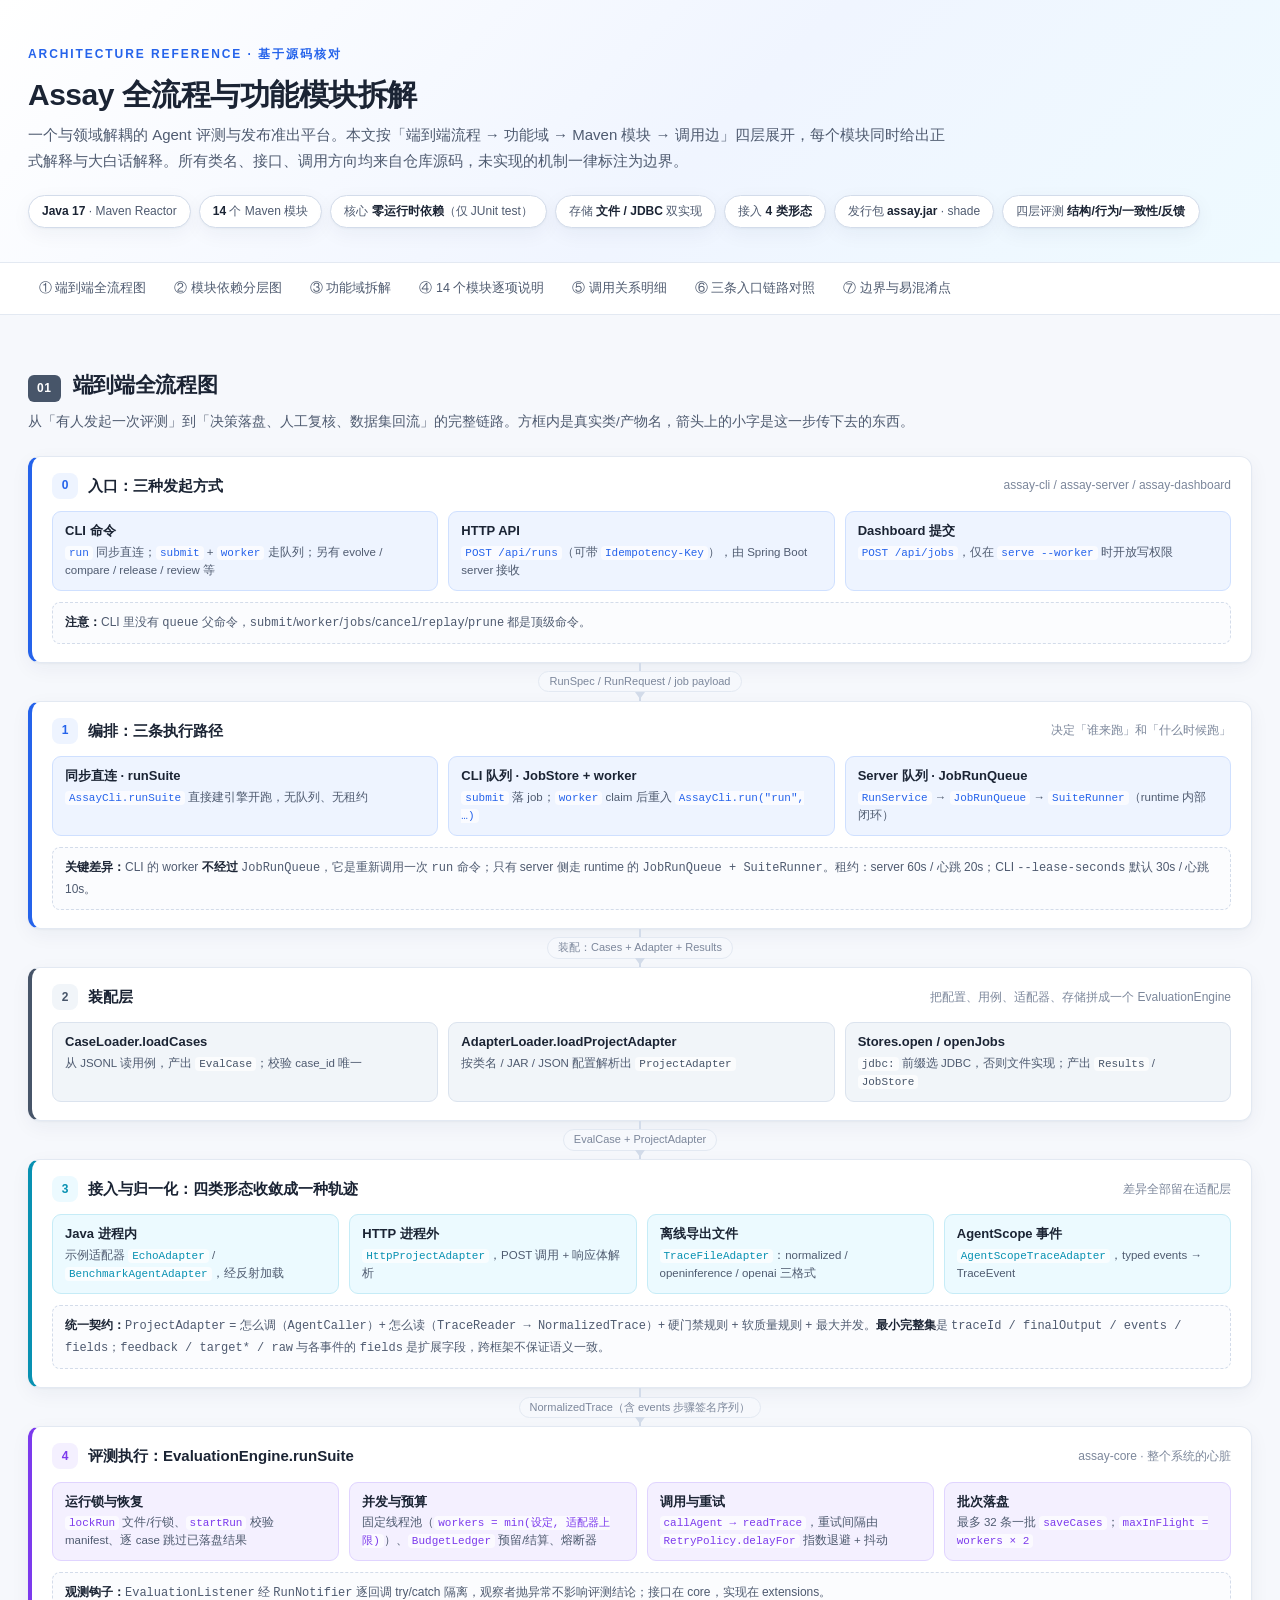
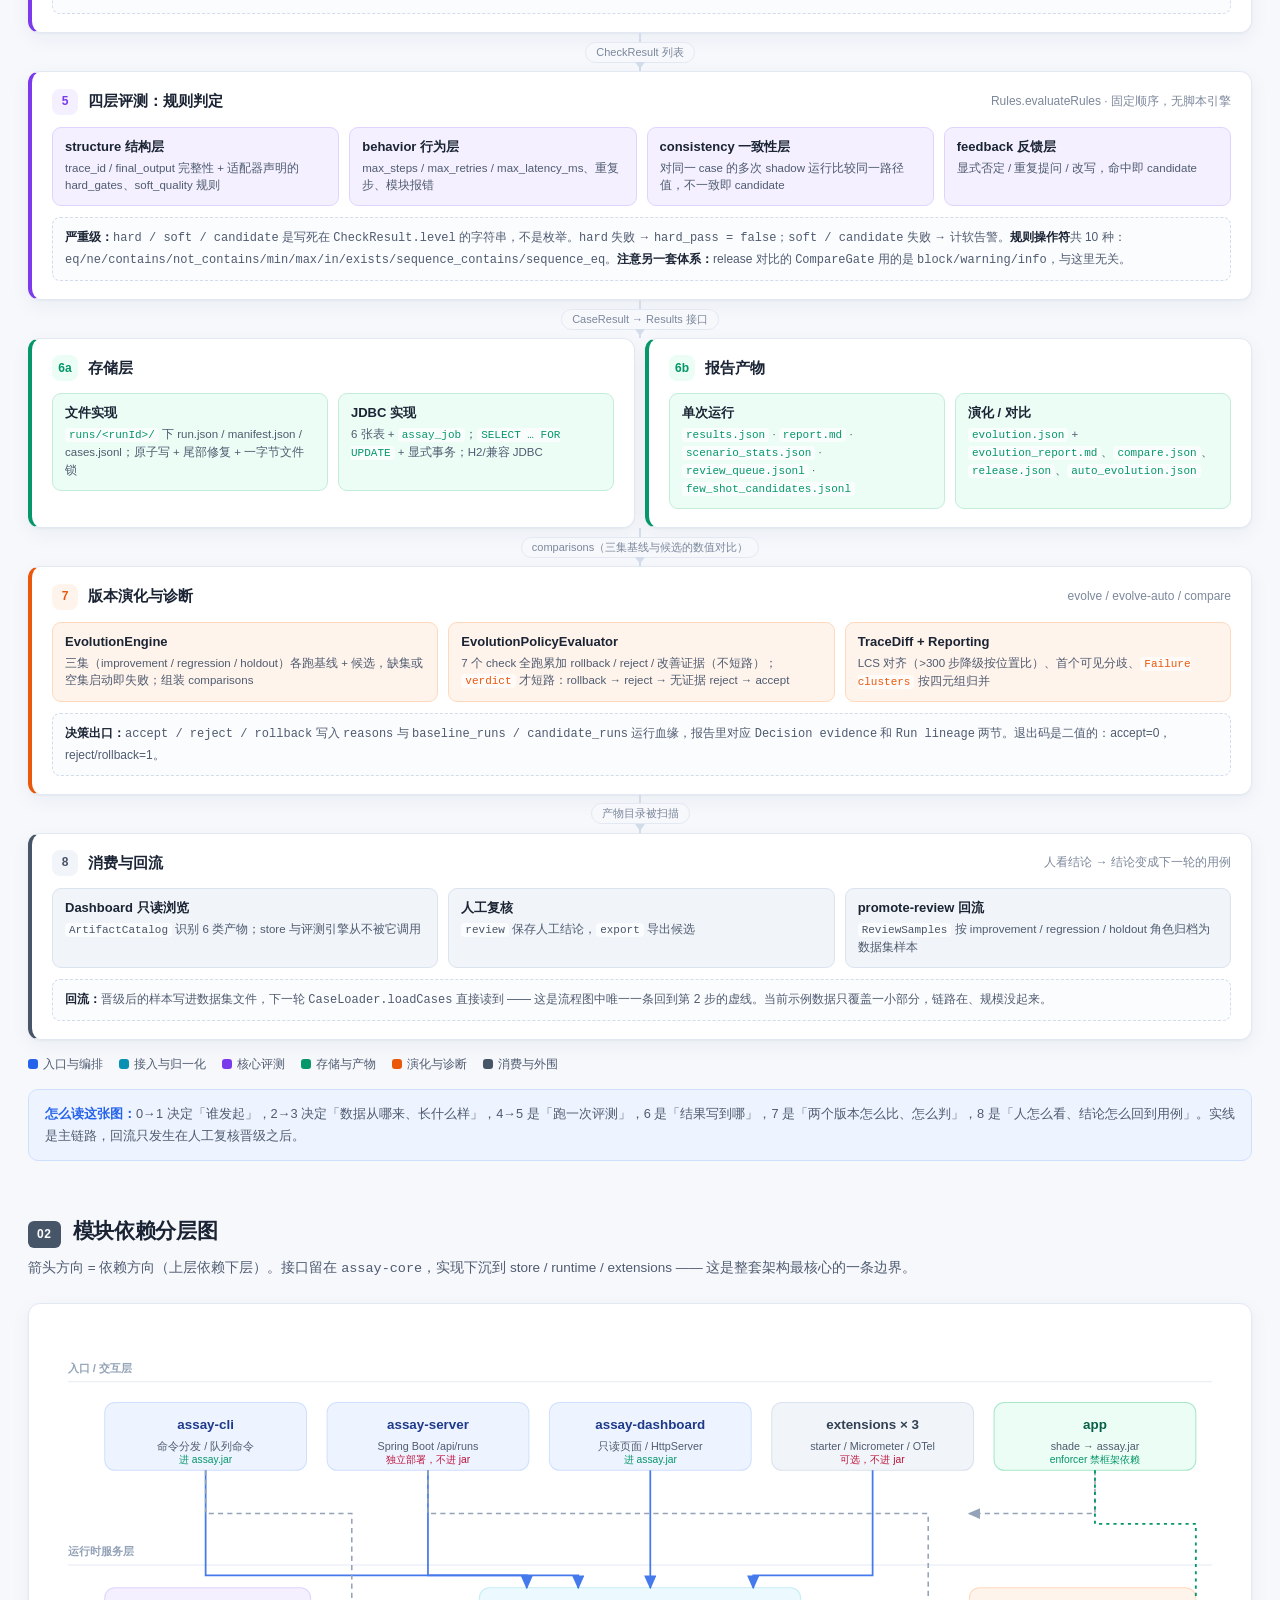
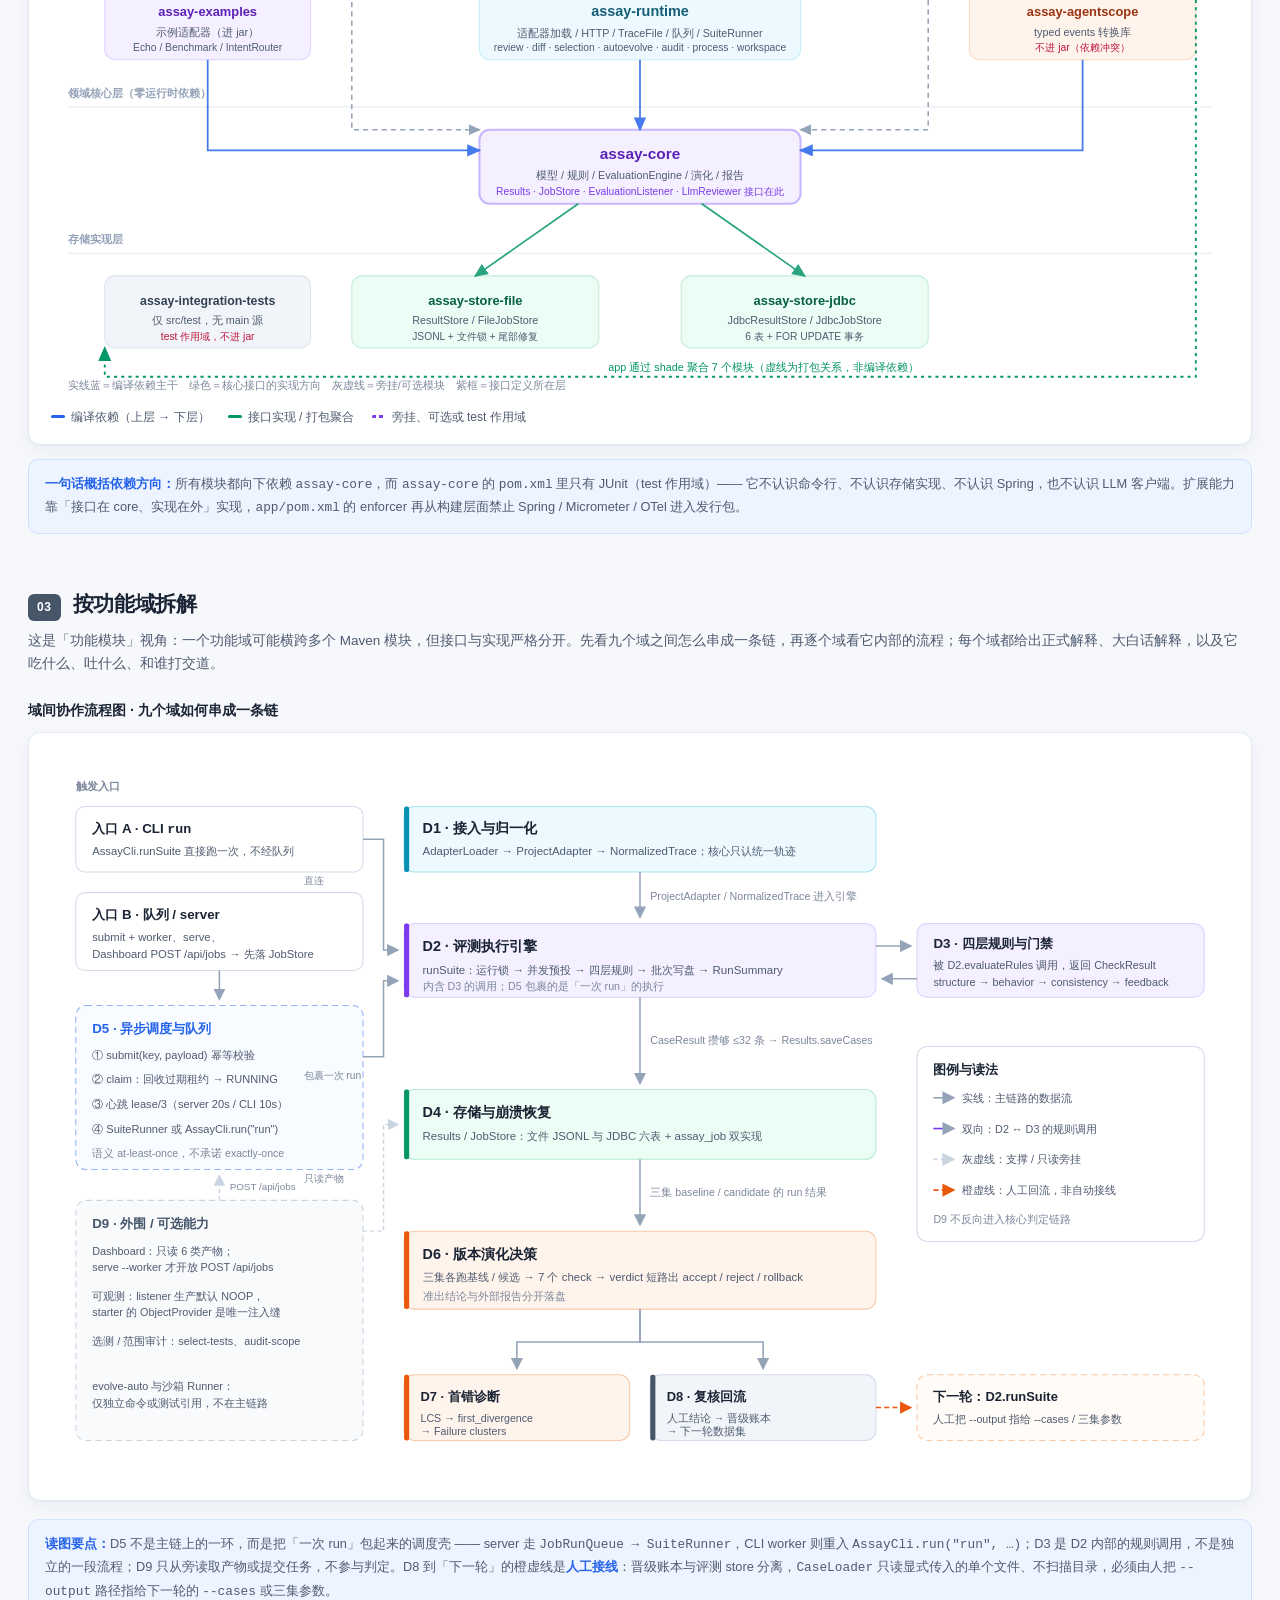
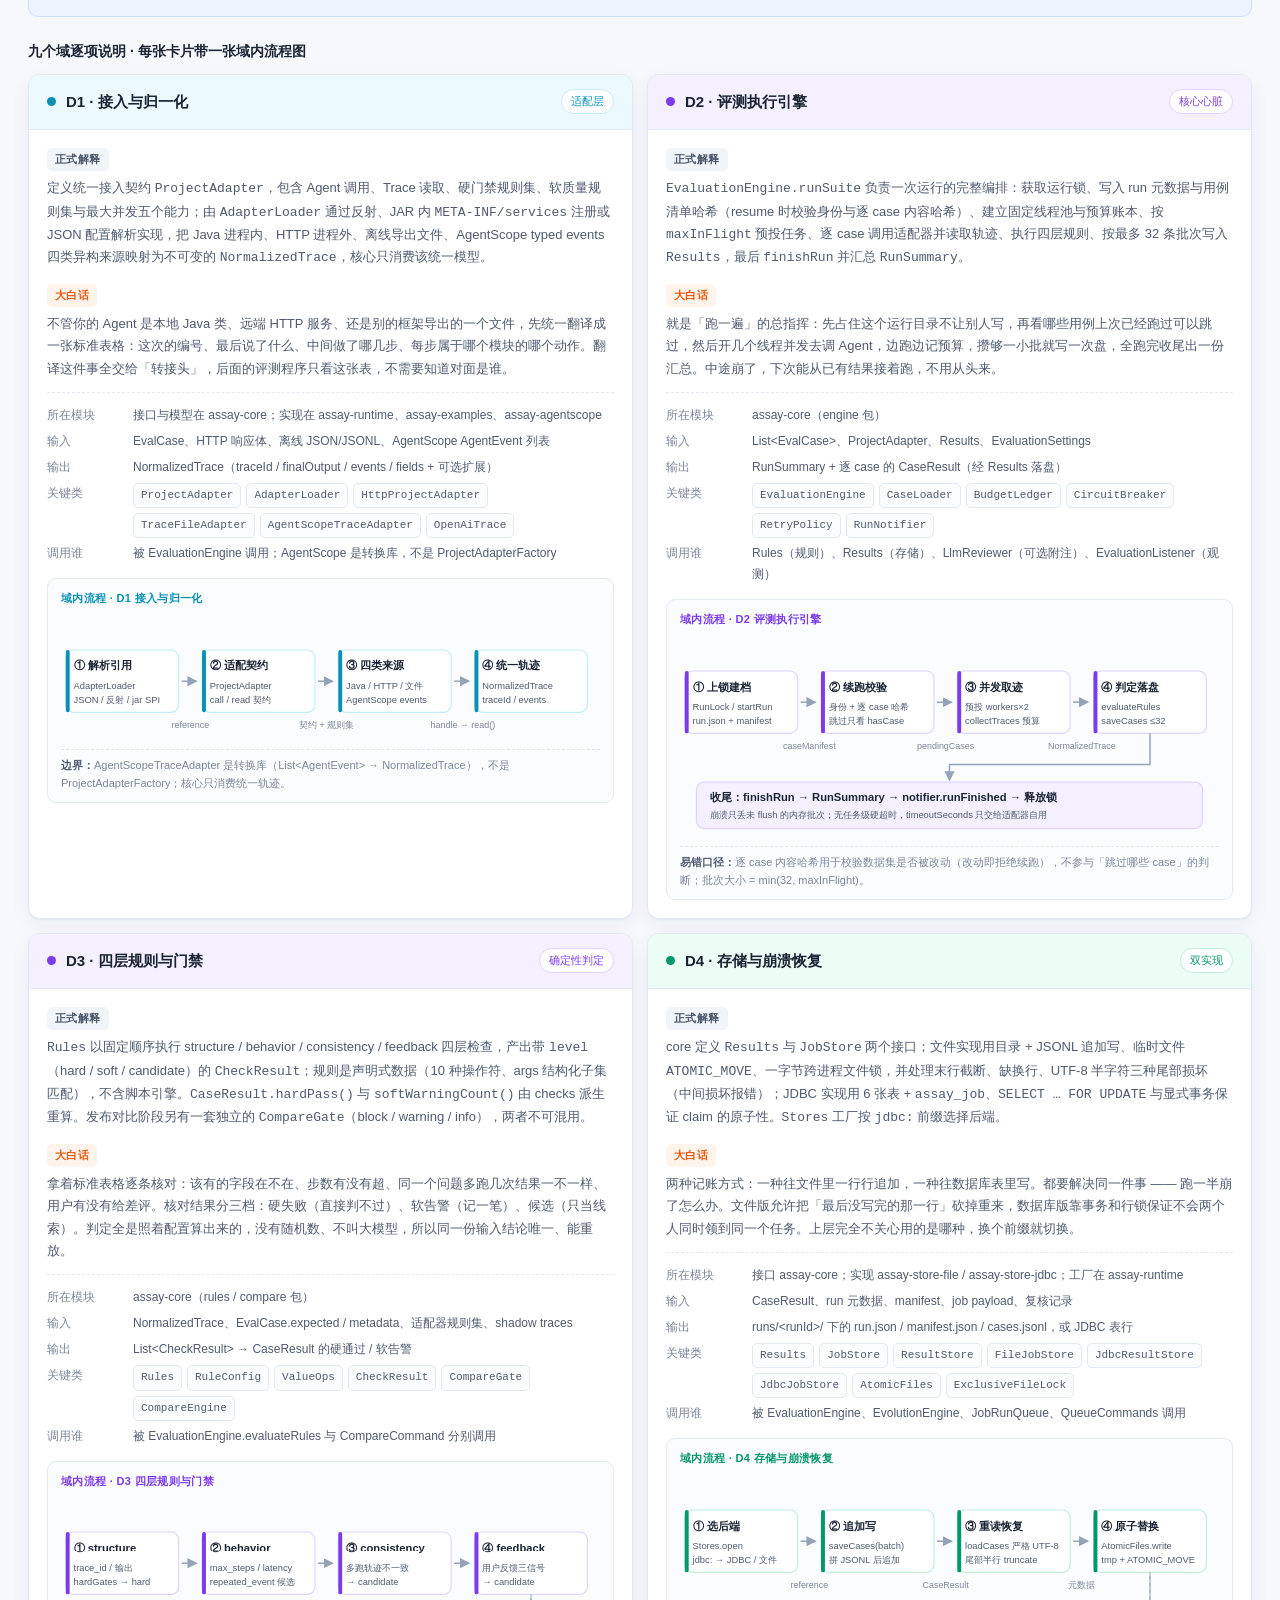
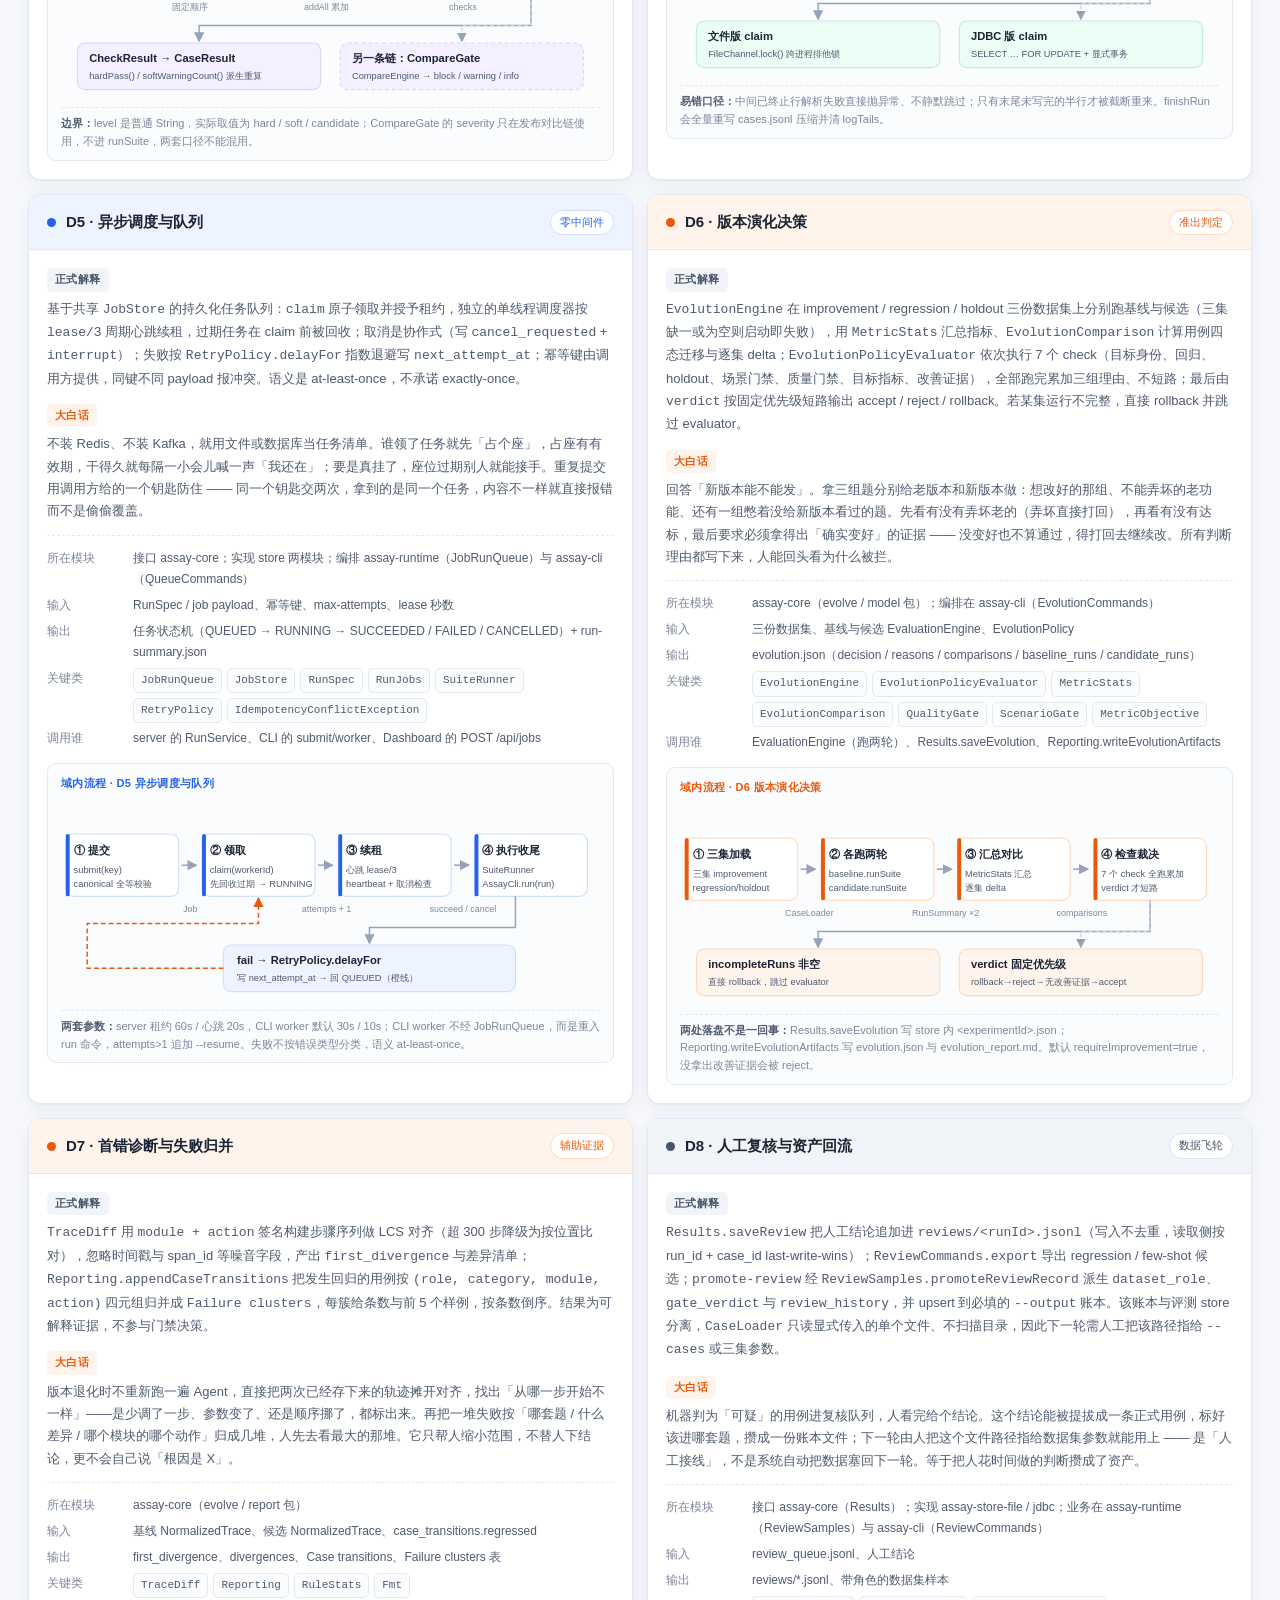
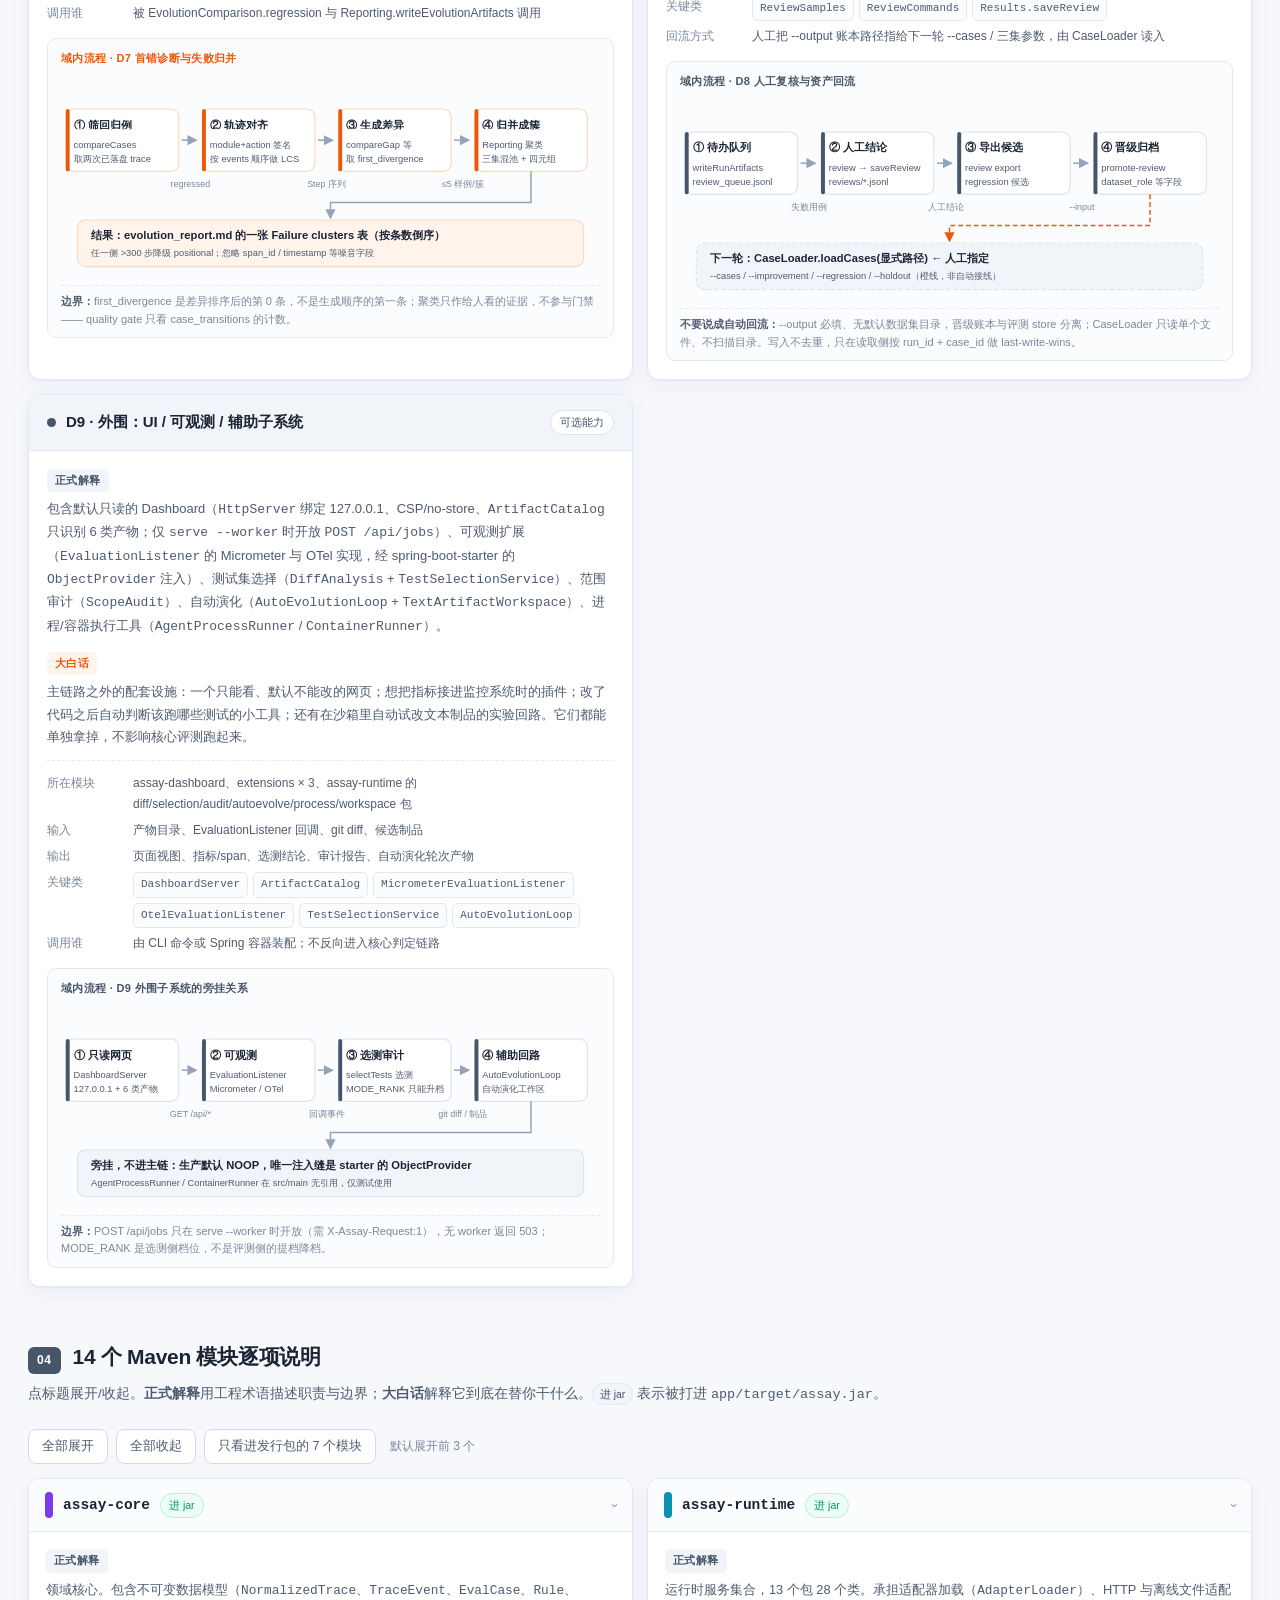
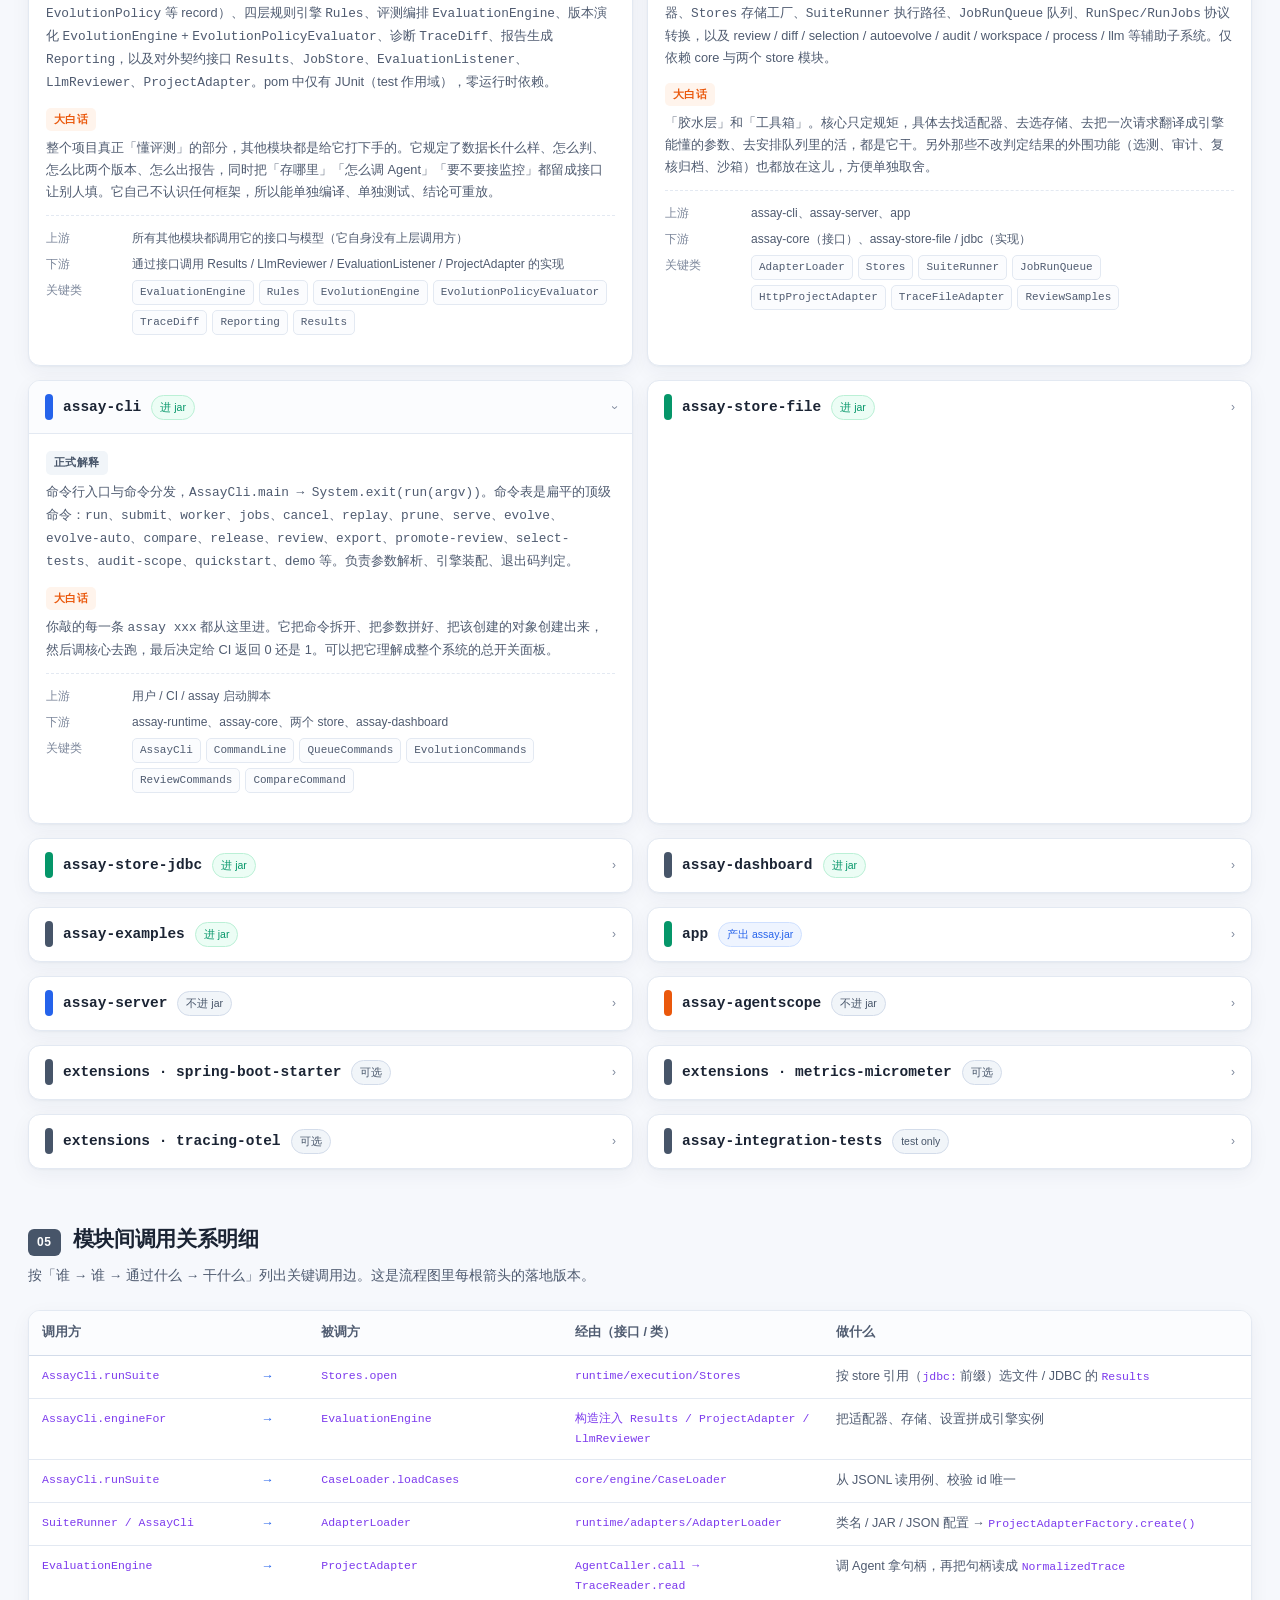
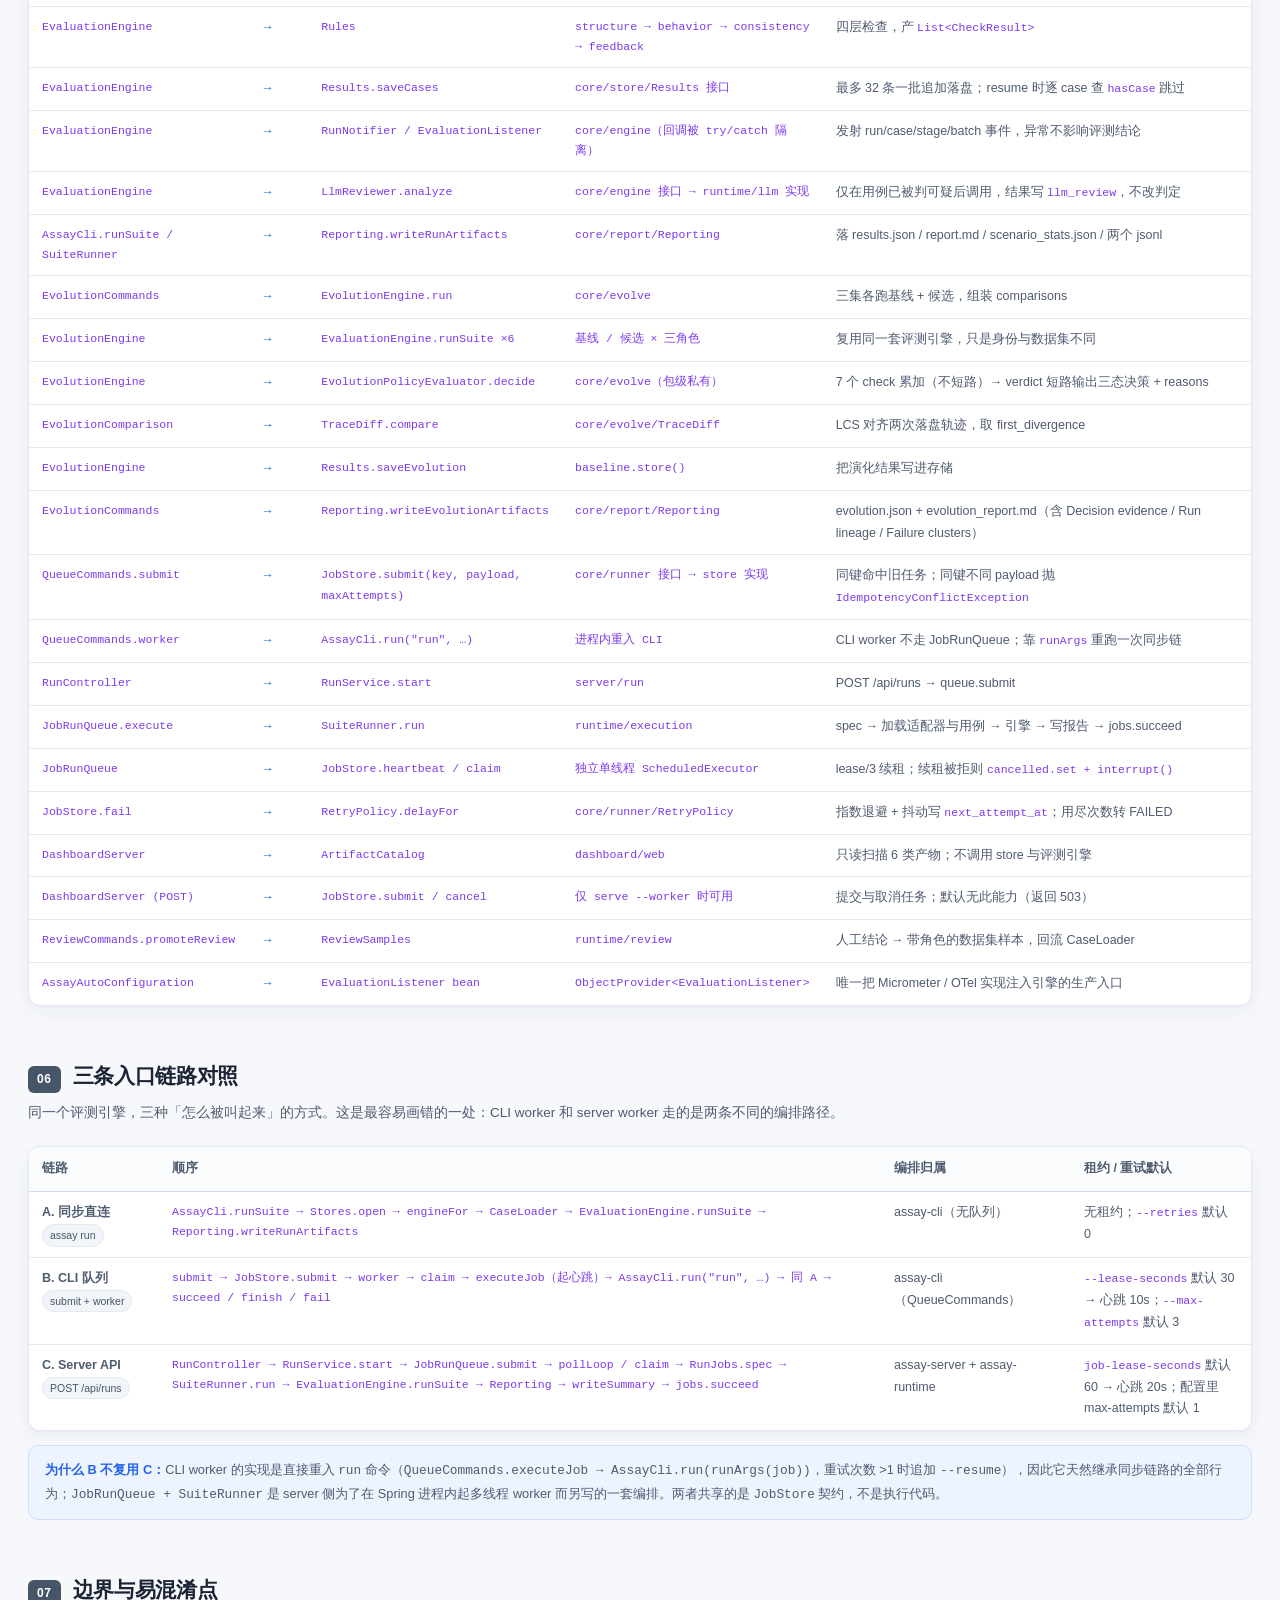
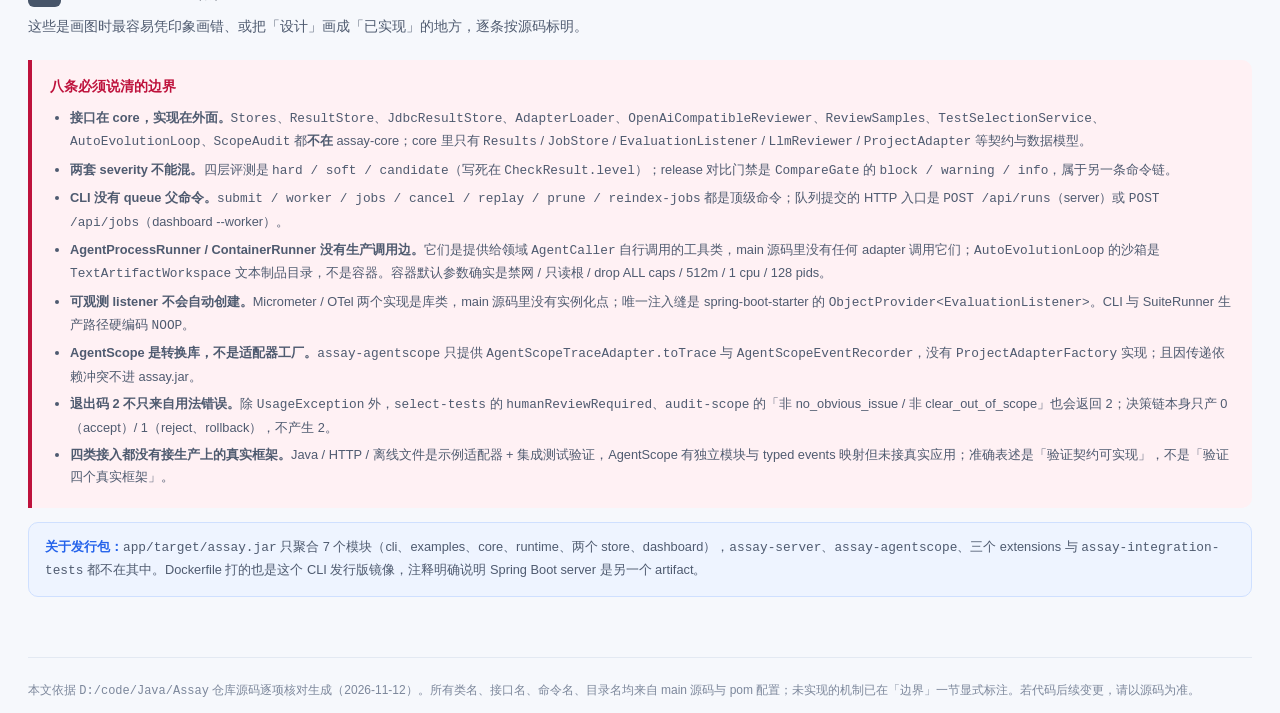
<file: docs/assay-architecture.html>
<!DOCTYPE html>
<html lang="zh-CN">
<head>
<meta charset="UTF-8">
<meta name="viewport" content="width=device-width, initial-scale=1.0">
<title>Assay 全流程与模块拆解 · 架构说明</title>
<style>
  :root{
    --bg:#f6f8fc; --surface:#ffffff; --surface-2:#fbfcfe;
    --text:#1b2434; --text-2:#4f5b70; --text-3:#7c879b;
    --line:#e3e9f2; --line-2:#d3dcea;
    --blue:#2563eb; --blue-bg:#eef4ff;
    --cyan:#0891b2; --cyan-bg:#ecfaff;
    --purple:#7c3aed; --purple-bg:#f4f0ff;
    --green:#059669; --green-bg:#ecfdf5;
    --orange:#ea580c; --orange-bg:#fff4ec;
    --slate:#475569; --slate-bg:#f1f5f9;
    --rose:#be123c; --rose-bg:#fff1f4;
    --shadow:0 1px 2px rgba(24,40,80,.04),0 6px 20px rgba(24,40,80,.05);
  }
  *{box-sizing:border-box}
  html{scroll-behavior:smooth}
  body{
    margin:0; background:var(--bg); color:var(--text);
    font-family:-apple-system,BlinkMacSystemFont,"Segoe UI","Microsoft YaHei","PingFang SC","Hiragino Sans GB",sans-serif;
    font-size:14px; line-height:1.75; -webkit-font-smoothing:antialiased;
  }
  .wrap{max-width:1280px;margin:0 auto;padding:0 28px 80px}
  a{color:var(--blue);text-decoration:none}
  a:hover{text-decoration:underline}

  /* ---------- header ---------- */
  header.hero{
    background:linear-gradient(135deg,#ffffff 0%,#f0f5ff 55%,#eefaff 100%);
    border-bottom:1px solid var(--line); padding:44px 0 34px;
  }
  .hero-inner{max-width:1280px;margin:0 auto;padding:0 28px}
  .eyebrow{font-size:12px;letter-spacing:.16em;color:var(--blue);font-weight:700;text-transform:uppercase}
  h1{font-size:30px;line-height:1.3;margin:10px 0 8px;letter-spacing:-.5px}
  .lede{font-size:15px;color:var(--text-2);max-width:920px;margin:0}
  .badges{display:flex;flex-wrap:wrap;gap:8px;margin-top:20px}
  .badge{background:#fff;border:1px solid var(--line-2);border-radius:999px;padding:5px 13px;font-size:12px;color:var(--text-2);box-shadow:var(--shadow)}
  .badge b{color:var(--text);font-weight:650}

  /* ---------- nav ---------- */
  nav.toc{
    position:sticky;top:0;z-index:20;background:rgba(255,255,255,.94);
    backdrop-filter:blur(8px);border-bottom:1px solid var(--line);
  }
  .toc-inner{max-width:1280px;margin:0 auto;padding:10px 28px;display:flex;gap:6px;flex-wrap:wrap}
  .toc a{font-size:12.5px;color:var(--text-2);padding:5px 11px;border-radius:7px;white-space:nowrap}
  .toc a:hover{background:var(--blue-bg);color:var(--blue);text-decoration:none}

  /* ---------- sections ---------- */
  section{margin-top:52px;scroll-margin-top:60px}
  .sec-head{display:flex;align-items:baseline;gap:12px;margin-bottom:6px}
  .sec-num{font-size:12px;font-weight:800;color:#fff;background:var(--slate);border-radius:6px;padding:3px 9px;letter-spacing:.05em}
  h2{font-size:21px;margin:0;letter-spacing:-.3px}
  .sec-desc{color:var(--text-2);font-size:13.5px;margin:0 0 22px}
  h3{font-size:16px;margin:0 0 10px}

  .card{background:var(--surface);border:1px solid var(--line);border-radius:12px;box-shadow:var(--shadow)}
  .pad{padding:20px 22px}

  /* ---------- flow chart (HTML/CSS) ---------- */
  .flow{display:flex;flex-direction:column;align-items:stretch;gap:0}
  .stage{
    position:relative;background:var(--surface);border:1px solid var(--line);
    border-left:4px solid var(--c);border-radius:12px;padding:16px 20px 18px;box-shadow:var(--shadow);
    transition:box-shadow .18s,border-color .18s,transform .18s;
  }
  .stage:hover{box-shadow:0 8px 28px rgba(24,40,80,.11);transform:translateY(-1px)}
  .stage-top{display:flex;align-items:center;gap:10px;margin-bottom:12px;flex-wrap:wrap}
  .stage-idx{
    width:26px;height:26px;border-radius:8px;background:var(--c-bg);color:var(--c);
    display:inline-flex;align-items:center;justify-content:center;font-weight:800;font-size:12px;flex:none;
  }
  .stage-title{font-weight:700;font-size:15px}
  .stage-sub{font-size:12px;color:var(--text-3);margin-left:auto}
  .nodes{display:grid;gap:10px}
  .n2{grid-template-columns:repeat(2,minmax(0,1fr))}
  .n3{grid-template-columns:repeat(3,minmax(0,1fr))}
  .n4{grid-template-columns:repeat(4,minmax(0,1fr))}
  .node{
    background:var(--c-bg);border:1px solid var(--c-bd);border-radius:9px;padding:10px 12px;min-width:0;
  }
  .node b{display:block;font-size:13px;color:var(--text);font-weight:700;line-height:1.45}
  .node span{display:block;font-size:11.5px;color:var(--text-2);margin-top:3px;line-height:1.55}
  .node code{font-size:11px;color:var(--c);background:rgba(255,255,255,.7);padding:1px 4px;border-radius:4px}
  .stage-note{
    margin-top:11px;padding:9px 12px;background:var(--surface-2);border:1px dashed var(--line-2);
    border-radius:8px;font-size:12px;color:var(--text-2);
  }
  .stage-note b{color:var(--text)}
  .arrow{height:38px;display:flex;align-items:center;justify-content:center;position:relative;color:var(--text-3)}
  .arrow::before{content:"";position:absolute;top:0;bottom:0;width:2px;background:var(--line-2)}
  .arrow i{
    position:relative;background:var(--bg);padding:0 10px;font-style:normal;font-size:11px;
    color:var(--text-3);border:1px solid var(--line);border-radius:999px;
  }
  .arrow::after{
    content:"";position:absolute;bottom:2px;width:0;height:0;
    border-left:5px solid transparent;border-right:5px solid transparent;border-top:7px solid var(--line-2);
  }
  .fork{display:flex;gap:10px;align-items:stretch}
  .fork .stage{flex:1}
  .flow-legend{display:flex;gap:16px;flex-wrap:wrap;font-size:12px;color:var(--text-2);margin-top:14px}
  .flow-legend i{display:inline-block;width:10px;height:10px;border-radius:3px;margin-right:5px;vertical-align:-1px}

  /* ---------- dependency svg ---------- */
  .svg-box{background:var(--surface);border:1px solid var(--line);border-radius:12px;padding:14px;box-shadow:var(--shadow);overflow-x:auto}
  .svg-box svg{display:block;min-width:900px;width:100%;height:auto}
  .svg-legend{display:flex;gap:18px;flex-wrap:wrap;font-size:12px;color:var(--text-2);padding:10px 8px 2px}
  .svg-legend span::before{content:"";display:inline-block;width:14px;height:3px;background:var(--line-2);vertical-align:3px;margin-right:6px;border-radius:2px}
  .svg-legend .solid::before{background:var(--blue)}
  .svg-legend .dash::before{background:repeating-linear-gradient(90deg,var(--purple) 0 4px,transparent 4px 7px)}
  .svg-legend .pack::before{background:var(--green)}

  /* ---------- domain flow diagrams ---------- */
  .svg-wide{background:var(--surface);border:1px solid var(--line);border-radius:12px;padding:16px 16px 12px;box-shadow:var(--shadow);overflow-x:auto;margin:0 0 18px}
  .svg-wide svg{display:block;width:100%;min-width:960px;height:auto}
  .svg-wide text,.dom-flow text{font-family:-apple-system,BlinkMacSystemFont,"Segoe UI","Microsoft YaHei","PingFang SC",sans-serif}
  .dom-flow{margin:14px 0 2px;border:1px solid var(--line);border-radius:9px;background:var(--surface-2);padding:10px 10px 8px}
  .dom-flow .df-cap{font-size:11px;font-weight:700;color:var(--c);letter-spacing:.03em;margin:0 0 6px 3px}
  .dom-flow svg{display:block;width:100%;height:auto}
  .dom-flow .df-note{font-size:11px;color:var(--text-3);line-height:1.62;margin:6px 3px 1px;border-top:1px dashed var(--line);padding-top:7px}
  .dom-flow .df-note b{color:var(--text-2)}
  .df-bar{fill:var(--c);stroke:none}
  .df-box{fill:#fff;stroke:var(--c-bd);stroke-width:1.2}
  .df-box2{fill:var(--c-bg);stroke:var(--c-bd);stroke-width:1.2}
  .df-t{fill:#1b2434;font-size:11.5px;font-weight:700}
  .df-s{fill:#4f5b70;font-size:9.6px}
  .df-idx{fill:var(--c);font-size:10px;font-weight:800}
  .df-lbl{fill:#7c879b;font-size:9.2px}
  .df-line{stroke:#94a3b8;stroke-width:1.5;fill:none}
  .df-dash{stroke:#cbd5e1;stroke-width:1.4;stroke-dasharray:4 3;fill:none}
  .df-back{stroke:#ea580c;stroke-width:1.5;stroke-dasharray:5 3;fill:none}

  /* ---------- domain cards ---------- */
  .grid2{display:grid;grid-template-columns:repeat(2,minmax(0,1fr));gap:14px}
  .domain{background:var(--surface);border:1px solid var(--line);border-radius:12px;box-shadow:var(--shadow);overflow:hidden}
  .domain-head{padding:14px 18px;border-bottom:1px solid var(--line);background:var(--c-bg);display:flex;align-items:center;gap:10px}
  .domain-head .dot{width:9px;height:9px;border-radius:50%;background:var(--c);flex:none}
  .domain-head h3{margin:0;font-size:15px}
  .domain-head .tag{margin-left:auto;font-size:11px;color:var(--c);background:#fff;border:1px solid var(--c-bd);border-radius:999px;padding:2px 9px;white-space:nowrap}
  .domain-body{padding:16px 18px}
  .explain{margin:0 0 12px}
  .explain .lbl{display:inline-block;font-size:11px;font-weight:700;letter-spacing:.04em;padding:2px 8px;border-radius:5px;margin-bottom:6px}
  .lbl.formal{background:var(--slate-bg);color:var(--slate)}
  .lbl.plain{background:var(--orange-bg);color:var(--orange)}
  .explain p{margin:0;font-size:13px;color:var(--text-2);line-height:1.72}
  .kv{display:grid;grid-template-columns:76px 1fr;gap:5px 10px;font-size:12px;border-top:1px dashed var(--line);padding-top:12px}
  .kv dt{color:var(--text-3)}
  .kv dd{margin:0;color:var(--text-2)}
  .chips{display:flex;flex-wrap:wrap;gap:5px}
  .chip{font-family:ui-monospace,SFMono-Regular,Consolas,"Liberation Mono",monospace;font-size:11px;background:var(--surface-2);border:1px solid var(--line);border-radius:5px;padding:2px 7px;color:var(--text-2)}

  /* ---------- module cards ---------- */
  .toolbar{display:flex;gap:8px;flex-wrap:wrap;align-items:center;margin-bottom:14px}
  .btn{
    font:inherit;font-size:12.5px;border:1px solid var(--line-2);background:#fff;color:var(--text-2);
    padding:6px 13px;border-radius:8px;cursor:pointer;transition:.15s;
  }
  .btn:hover{border-color:var(--blue);color:var(--blue);background:var(--blue-bg)}
  .btn.on{background:var(--blue);border-color:var(--blue);color:#fff}
  .mods{display:grid;grid-template-columns:repeat(2,minmax(0,1fr));gap:14px}
  .mod{background:var(--surface);border:1px solid var(--line);border-radius:12px;box-shadow:var(--shadow);overflow:hidden}
  .mod-head{padding:13px 16px;display:flex;align-items:center;gap:10px;cursor:pointer;user-select:none;border-bottom:1px solid transparent}
  .mod.open .mod-head{border-bottom-color:var(--line);background:var(--surface-2)}
  .mod-head .layer{width:8px;height:26px;border-radius:4px;background:var(--c);flex:none}
  .mod-head h3{margin:0;font-size:14.5px;font-family:ui-monospace,SFMono-Regular,Consolas,monospace;font-weight:700}
  .mod-head .jar{font-size:10.5px;padding:2px 8px;border-radius:999px;white-space:nowrap}
  .jar.in{background:var(--green-bg);color:var(--green);border:1px solid #bbf0d6}
  .jar.out{background:var(--slate-bg);color:var(--slate);border:1px solid var(--line-2)}
  .jar.makes{background:var(--blue-bg);color:var(--blue);border:1px solid #cfe0ff}
  .mod-head .chev{margin-left:auto;color:var(--text-3);font-size:12px;transition:transform .2s}
  .mod.open .chev{transform:rotate(90deg)}
  .mod-body{display:none;padding:15px 17px 18px}
  .mod.open .mod-body{display:block}
  .mod-body .explain p{font-size:12.8px}

  /* ---------- tables ---------- */
  .tbl-wrap{overflow-x:auto;background:var(--surface);border:1px solid var(--line);border-radius:12px;box-shadow:var(--shadow)}
  table{border-collapse:collapse;width:100%;font-size:12.5px;min-width:840px}
  th{background:var(--surface-2);text-align:left;padding:11px 13px;border-bottom:1px solid var(--line-2);color:var(--text-2);font-weight:700;white-space:nowrap}
  td{padding:10px 13px;border-bottom:1px solid var(--line);vertical-align:top;color:var(--text-2)}
  tr:last-child td{border-bottom:none}
  tbody tr:hover{background:#fafcff}
  td code,.mono{font-family:ui-monospace,SFMono-Regular,Consolas,monospace;font-size:11.5px;color:var(--purple)}
  .dir{color:var(--blue);font-weight:700;white-space:nowrap}
  .pill{display:inline-block;font-size:10.5px;padding:1px 7px;border-radius:999px;background:var(--slate-bg);color:var(--slate);border:1px solid var(--line)}

  /* ---------- callouts ---------- */
  .callout{border-left:4px solid var(--rose);background:var(--rose-bg);border-radius:0 10px 10px 0;padding:14px 18px;margin-top:14px}
  .callout h3{font-size:14px;color:var(--rose);margin:0 0 8px}
  .callout ul{margin:0;padding-left:20px;font-size:12.8px;color:var(--text-2)}
  .callout li{margin:5px 0}
  .note{background:var(--blue-bg);border:1px solid #cfe0ff;border-radius:10px;padding:13px 16px;font-size:12.8px;color:var(--text-2);margin-top:14px}
  .note b{color:var(--blue)}

  footer{margin-top:60px;padding-top:22px;border-top:1px solid var(--line);color:var(--text-3);font-size:12px}

  @media (max-width:900px){
    .grid2,.mods{grid-template-columns:1fr}
    .n4,.n3{grid-template-columns:repeat(2,minmax(0,1fr))}
    .fork{flex-direction:column}
    h1{font-size:24px}
  }
</style>
</head>
<body>

<header class="hero">
  <div class="hero-inner">
    <div class="eyebrow">Architecture Reference · 基于源码核对</div>
    <h1>Assay 全流程与功能模块拆解</h1>
    <p class="lede">一个与领域解耦的 Agent 评测与发布准出平台。本文按「端到端流程 → 功能域 → Maven 模块 → 调用边」四层展开，每个模块同时给出正式解释与大白话解释。所有类名、接口、调用方向均来自仓库源码，未实现的机制一律标注为边界。</p>
    <div class="badges">
      <span class="badge"><b>Java 17</b> · Maven Reactor</span>
      <span class="badge"><b>14</b> 个 Maven 模块</span>
      <span class="badge">核心 <b>零运行时依赖</b>（仅 JUnit test）</span>
      <span class="badge">存储 <b>文件 / JDBC</b> 双实现</span>
      <span class="badge">接入 <b>4 类形态</b></span>
      <span class="badge">发行包 <b>assay.jar</b> · shade</span>
      <span class="badge">四层评测 <b>结构/行为/一致性/反馈</b></span>
    </div>
  </div>
</header>

<nav class="toc"><div class="toc-inner">
  <a href="#flow">① 端到端全流程图</a>
  <a href="#dep">② 模块依赖分层图</a>
  <a href="#domains">③ 功能域拆解</a>
  <a href="#modules">④ 14 个模块逐项说明</a>
  <a href="#edges">⑤ 调用关系明细</a>
  <a href="#entries">⑥ 三条入口链路对照</a>
  <a href="#boundary">⑦ 边界与易混淆点</a>
</div></nav>

<div class="wrap">

<!-- ============ 1 FLOW ============ -->
<section id="flow">
  <div class="sec-head"><span class="sec-num">01</span><h2>端到端全流程图</h2></div>
  <p class="sec-desc">从「有人发起一次评测」到「决策落盘、人工复核、数据集回流」的完整链路。方框内是真实类/产物名，箭头上的小字是这一步传下去的东西。</p>

  <div class="flow">

    <div class="stage" style="--c:var(--blue);--c-bg:var(--blue-bg);--c-bd:#cfe0ff">
      <div class="stage-top"><span class="stage-idx">0</span><span class="stage-title">入口：三种发起方式</span><span class="stage-sub">assay-cli / assay-server / assay-dashboard</span></div>
      <div class="nodes n3">
        <div class="node"><b>CLI 命令</b><span><code>run</code> 同步直连；<code>submit</code> + <code>worker</code> 走队列；另有 evolve / compare / release / review 等</span></div>
        <div class="node"><b>HTTP API</b><span><code>POST /api/runs</code>（可带 <code>Idempotency-Key</code>），由 Spring Boot server 接收</span></div>
        <div class="node"><b>Dashboard 提交</b><span><code>POST /api/jobs</code>，仅在 <code>serve --worker</code> 时开放写权限</span></div>
      </div>
      <div class="stage-note"><b>注意：</b>CLI 里没有 <code>queue</code> 父命令，<code>submit</code>/<code>worker</code>/<code>jobs</code>/<code>cancel</code>/<code>replay</code>/<code>prune</code> 都是顶级命令。</div>
    </div>

    <div class="arrow"><i>RunSpec / RunRequest / job payload</i></div>

    <div class="stage" style="--c:var(--blue);--c-bg:var(--blue-bg);--c-bd:#cfe0ff">
      <div class="stage-top"><span class="stage-idx">1</span><span class="stage-title">编排：三条执行路径</span><span class="stage-sub">决定「谁来跑」和「什么时候跑」</span></div>
      <div class="nodes n3">
        <div class="node"><b>同步直连 · runSuite</b><span><code>AssayCli.runSuite</code> 直接建引擎开跑，无队列、无租约</span></div>
        <div class="node"><b>CLI 队列 · JobStore + worker</b><span><code>submit</code> 落 job；<code>worker</code> claim 后重入 <code>AssayCli.run("run", …)</code></span></div>
        <div class="node"><b>Server 队列 · JobRunQueue</b><span><code>RunService</code> → <code>JobRunQueue</code> → <code>SuiteRunner</code>（runtime 内部闭环）</span></div>
      </div>
      <div class="stage-note"><b>关键差异：</b>CLI 的 worker <b>不经过</b> <code>JobRunQueue</code>，它是重新调用一次 <code>run</code> 命令；只有 server 侧走 runtime 的 <code>JobRunQueue + SuiteRunner</code>。租约：server 60s / 心跳 20s；CLI <code>--lease-seconds</code> 默认 30s / 心跳 10s。</div>
    </div>

    <div class="arrow"><i>装配：Cases + Adapter + Results</i></div>

    <div class="stage" style="--c:var(--slate);--c-bg:var(--slate-bg);--c-bd:#dbe3ee">
      <div class="stage-top"><span class="stage-idx">2</span><span class="stage-title">装配层</span><span class="stage-sub">把配置、用例、适配器、存储拼成一个 EvaluationEngine</span></div>
      <div class="nodes n3">
        <div class="node"><b>CaseLoader.loadCases</b><span>从 JSONL 读用例，产出 <code>EvalCase</code>；校验 case_id 唯一</span></div>
        <div class="node"><b>AdapterLoader.loadProjectAdapter</b><span>按类名 / JAR / JSON 配置解析出 <code>ProjectAdapter</code></span></div>
        <div class="node"><b>Stores.open / openJobs</b><span><code>jdbc:</code> 前缀选 JDBC，否则文件实现；产出 <code>Results</code> / <code>JobStore</code></span></div>
      </div>
    </div>

    <div class="arrow"><i>EvalCase + ProjectAdapter</i></div>

    <div class="stage" style="--c:var(--cyan);--c-bg:var(--cyan-bg);--c-bd:#c6ecf7">
      <div class="stage-top"><span class="stage-idx">3</span><span class="stage-title">接入与归一化：四类形态收敛成一种轨迹</span><span class="stage-sub">差异全部留在适配层</span></div>
      <div class="nodes n4">
        <div class="node"><b>Java 进程内</b><span>示例适配器 <code>EchoAdapter</code> / <code>BenchmarkAgentAdapter</code>，经反射加载</span></div>
        <div class="node"><b>HTTP 进程外</b><span><code>HttpProjectAdapter</code>，POST 调用 + 响应体解析</span></div>
        <div class="node"><b>离线导出文件</b><span><code>TraceFileAdapter</code>：normalized / openinference / openai 三格式</span></div>
        <div class="node"><b>AgentScope 事件</b><span><code>AgentScopeTraceAdapter</code>，typed events → TraceEvent</span></div>
      </div>
      <div class="stage-note"><b>统一契约：</b><code>ProjectAdapter</code> = 怎么调（<code>AgentCaller</code>）+ 怎么读（<code>TraceReader → NormalizedTrace</code>）+ 硬门禁规则 + 软质量规则 + 最大并发。<b>最小完整集</b>是 <code>traceId / finalOutput / events / fields</code>；<code>feedback / target* / raw</code> 与各事件的 <code>fields</code> 是扩展字段，跨框架不保证语义一致。</div>
    </div>

    <div class="arrow"><i>NormalizedTrace（含 events 步骤签名序列）</i></div>

    <div class="stage" style="--c:var(--purple);--c-bg:var(--purple-bg);--c-bd:#e0d4ff">
      <div class="stage-top"><span class="stage-idx">4</span><span class="stage-title">评测执行：EvaluationEngine.runSuite</span><span class="stage-sub">assay-core · 整个系统的心脏</span></div>
      <div class="nodes n4">
        <div class="node"><b>运行锁与恢复</b><span><code>lockRun</code> 文件/行锁、<code>startRun</code> 校验 manifest、逐 case 跳过已落盘结果</span></div>
        <div class="node"><b>并发与预算</b><span>固定线程池（<code>workers = min(设定, 适配器上限)</code>）、<code>BudgetLedger</code> 预留/结算、熔断器</span></div>
        <div class="node"><b>调用与重试</b><span><code>callAgent → readTrace</code>，重试间隔由 <code>RetryPolicy.delayFor</code> 指数退避 + 抖动</span></div>
        <div class="node"><b>批次落盘</b><span>最多 32 条一批 <code>saveCases</code>；<code>maxInFlight = workers × 2</code></span></div>
      </div>
      <div class="stage-note"><b>观测钩子：</b><code>EvaluationListener</code> 经 <code>RunNotifier</code> 逐回调 try/catch 隔离，观察者抛异常不影响评测结论；接口在 core，实现在 extensions。</div>
    </div>

    <div class="arrow"><i>CheckResult 列表</i></div>

    <div class="stage" style="--c:var(--purple);--c-bg:var(--purple-bg);--c-bd:#e0d4ff">
      <div class="stage-top"><span class="stage-idx">5</span><span class="stage-title">四层评测：规则判定</span><span class="stage-sub">Rules.evaluateRules · 固定顺序，无脚本引擎</span></div>
      <div class="nodes n4">
        <div class="node"><b>structure 结构层</b><span>trace_id / final_output 完整性 + 适配器声明的 hard_gates、soft_quality 规则</span></div>
        <div class="node"><b>behavior 行为层</b><span>max_steps / max_retries / max_latency_ms、重复步、模块报错</span></div>
        <div class="node"><b>consistency 一致性层</b><span>对同一 case 的多次 shadow 运行比较同一路径值，不一致即 candidate</span></div>
        <div class="node"><b>feedback 反馈层</b><span>显式否定 / 重复提问 / 改写，命中即 candidate</span></div>
      </div>
      <div class="stage-note"><b>严重级：</b><code>hard / soft / candidate</code> 是写死在 <code>CheckResult.level</code> 的字符串，不是枚举。<code>hard</code> 失败 → <code>hard_pass = false</code>；<code>soft / candidate</code> 失败 → 计软告警。<b>规则操作符</b>共 10 种：<code>eq/ne/contains/not_contains/min/max/in/exists/sequence_contains/sequence_eq</code>。<b>注意另一套体系：</b>release 对比的 <code>CompareGate</code> 用的是 <code>block/warning/info</code>，与这里无关。</div>
    </div>

    <div class="arrow"><i>CaseResult → Results 接口</i></div>

    <div class="fork">
      <div class="stage" style="--c:var(--green);--c-bg:var(--green-bg);--c-bd:#c3edd9;flex:1">
        <div class="stage-top"><span class="stage-idx">6a</span><span class="stage-title">存储层</span></div>
        <div class="nodes n2">
          <div class="node"><b>文件实现</b><span><code>runs/&lt;runId&gt;/</code> 下 run.json / manifest.json / cases.jsonl；原子写 + 尾部修复 + 一字节文件锁</span></div>
          <div class="node"><b>JDBC 实现</b><span>6 张表 + <code>assay_job</code>；<code>SELECT … FOR UPDATE</code> + 显式事务；H2/兼容 JDBC</span></div>
        </div>
      </div>
      <div class="stage" style="--c:var(--green);--c-bg:var(--green-bg);--c-bd:#c3edd9;flex:1">
        <div class="stage-top"><span class="stage-idx">6b</span><span class="stage-title">报告产物</span></div>
        <div class="nodes n2">
          <div class="node"><b>单次运行</b><span><code>results.json</code> · <code>report.md</code> · <code>scenario_stats.json</code> · <code>review_queue.jsonl</code> · <code>few_shot_candidates.jsonl</code></span></div>
          <div class="node"><b>演化 / 对比</b><span><code>evolution.json</code> + <code>evolution_report.md</code>、<code>compare.json</code>、<code>release.json</code>、<code>auto_evolution.json</code></span></div>
        </div>
      </div>
    </div>

    <div class="arrow"><i>comparisons（三集基线与候选的数值对比）</i></div>

    <div class="stage" style="--c:var(--orange);--c-bg:var(--orange-bg);--c-bd:#ffd9bd">
      <div class="stage-top"><span class="stage-idx">7</span><span class="stage-title">版本演化与诊断</span><span class="stage-sub">evolve / evolve-auto / compare</span></div>
      <div class="nodes n3">
        <div class="node"><b>EvolutionEngine</b><span>三集（improvement / regression / holdout）各跑基线 + 候选，缺集或空集启动即失败；组装 comparisons</span></div>
        <div class="node"><b>EvolutionPolicyEvaluator</b><span>7 个 check 全跑累加 rollback / reject / 改善证据（不短路）；<code>verdict</code> 才短路：rollback → reject → 无证据 reject → accept</span></div>
        <div class="node"><b>TraceDiff + Reporting</b><span>LCS 对齐（&gt;300 步降级按位置比）、首个可见分歧、<code>Failure clusters</code> 按四元组归并</span></div>
      </div>
      <div class="stage-note"><b>决策出口：</b><code>accept / reject / rollback</code> 写入 <code>reasons</code> 与 <code>baseline_runs / candidate_runs</code> 运行血缘，报告里对应 <code>Decision evidence</code> 和 <code>Run lineage</code> 两节。退出码是二值的：accept=0，reject/rollback=1。</div>
    </div>

    <div class="arrow"><i>产物目录被扫描</i></div>

    <div class="stage" style="--c:var(--slate);--c-bg:var(--slate-bg);--c-bd:#dbe3ee">
      <div class="stage-top"><span class="stage-idx">8</span><span class="stage-title">消费与回流</span><span class="stage-sub">人看结论 → 结论变成下一轮的用例</span></div>
      <div class="nodes n3">
        <div class="node"><b>Dashboard 只读浏览</b><span><code>ArtifactCatalog</code> 识别 6 类产物；store 与评测引擎从不被它调用</span></div>
        <div class="node"><b>人工复核</b><span><code>review</code> 保存人工结论，<code>export</code> 导出候选</span></div>
        <div class="node"><b>promote-review 回流</b><span><code>ReviewSamples</code> 按 improvement / regression / holdout 角色归档为数据集样本</span></div>
      </div>
      <div class="stage-note"><b>回流：</b>晋级后的样本写进数据集文件，下一轮 <code>CaseLoader.loadCases</code> 直接读到 —— 这是流程图中唯一一条回到第 2 步的虚线。当前示例数据只覆盖一小部分，链路在、规模没起来。</div>
    </div>

  </div>

  <div class="flow-legend">
    <span><i style="background:var(--blue)"></i>入口与编排</span>
    <span><i style="background:var(--cyan)"></i>接入与归一化</span>
    <span><i style="background:var(--purple)"></i>核心评测</span>
    <span><i style="background:var(--green)"></i>存储与产物</span>
    <span><i style="background:var(--orange)"></i>演化与诊断</span>
    <span><i style="background:var(--slate)"></i>消费与外围</span>
  </div>
  <div class="note"><b>怎么读这张图：</b>0→1 决定「谁发起」，2→3 决定「数据从哪来、长什么样」，4→5 是「跑一次评测」，6 是「结果写到哪」，7 是「两个版本怎么比、怎么判」，8 是「人怎么看、结论怎么回到用例」。实线是主链路，回流只发生在人工复核晋级之后。</div>
</section>

<!-- ============ 2 DEP ============ -->
<section id="dep">
  <div class="sec-head"><span class="sec-num">02</span><h2>模块依赖分层图</h2></div>
  <p class="sec-desc">箭头方向 = 依赖方向（上层依赖下层）。接口留在 <code>assay-core</code>，实现下沉到 store / runtime / extensions —— 这是整套架构最核心的一条边界。</p>
  <div class="svg-box">
    <svg viewBox="0 0 1160 660" xmlns="http://www.w3.org/2000/svg" font-family="-apple-system,Segoe UI,Microsoft YaHei,sans-serif">
      <defs>
        <marker id="ar" markerWidth="8" markerHeight="8" refX="7" refY="3.5" orient="auto"><path d="M0,0 L8,3.5 L0,7 z" fill="#94a3b8"/></marker>
        <marker id="arB" markerWidth="8" markerHeight="8" refX="7" refY="3.5" orient="auto"><path d="M0,0 L8,3.5 L0,7 z" fill="#2563eb"/></marker>
        <marker id="arG" markerWidth="8" markerHeight="8" refX="7" refY="3.5" orient="auto"><path d="M0,0 L8,3.5 L0,7 z" fill="#059669"/></marker>
      </defs>

      <!-- layer labels -->
      <text x="24" y="52" font-size="11" font-weight="700" fill="#94a3b8">入口 / 交互层</text>
      <line x1="24" y1="62" x2="1136" y2="62" stroke="#e3e9f2" stroke-width="1"/>
      <text x="24" y="230" font-size="11" font-weight="700" fill="#94a3b8">运行时服务层</text>
      <line x1="24" y1="240" x2="1136" y2="240" stroke="#e3e9f2" stroke-width="1"/>
      <text x="24" y="368" font-size="11" font-weight="700" fill="#94a3b8">领域核心层（零运行时依赖）</text>
      <line x1="24" y1="378" x2="1136" y2="378" stroke="#e3e9f2" stroke-width="1"/>
      <text x="24" y="510" font-size="11" font-weight="700" fill="#94a3b8">存储实现层</text>
      <line x1="24" y1="520" x2="1136" y2="520" stroke="#e3e9f2" stroke-width="1"/>

      <!-- entry layer nodes -->
      <g>
        <rect x="60" y="82" width="196" height="66" rx="10" fill="#eef4ff" stroke="#cfe0ff"/>
        <text x="158" y="108" text-anchor="middle" font-size="13" font-weight="700" fill="#1e3a8a">assay-cli</text>
        <text x="158" y="128" text-anchor="middle" font-size="10.5" fill="#4f5b70">命令分发 / 队列命令</text>
        <text x="158" y="141" text-anchor="middle" font-size="10" fill="#059669">进 assay.jar</text>

        <rect x="276" y="82" width="196" height="66" rx="10" fill="#eef4ff" stroke="#cfe0ff"/>
        <text x="374" y="108" text-anchor="middle" font-size="13" font-weight="700" fill="#1e3a8a">assay-server</text>
        <text x="374" y="128" text-anchor="middle" font-size="10.5" fill="#4f5b70">Spring Boot /api/runs</text>
        <text x="374" y="141" text-anchor="middle" font-size="10" fill="#be123c">独立部署，不进 jar</text>

        <rect x="492" y="82" width="196" height="66" rx="10" fill="#eef4ff" stroke="#cfe0ff"/>
        <text x="590" y="108" text-anchor="middle" font-size="13" font-weight="700" fill="#1e3a8a">assay-dashboard</text>
        <text x="590" y="128" text-anchor="middle" font-size="10.5" fill="#4f5b70">只读页面 / HttpServer</text>
        <text x="590" y="141" text-anchor="middle" font-size="10" fill="#059669">进 assay.jar</text>

        <rect x="708" y="82" width="196" height="66" rx="10" fill="#f1f5f9" stroke="#dbe3ee"/>
        <text x="806" y="108" text-anchor="middle" font-size="13" font-weight="700" fill="#334155">extensions × 3</text>
        <text x="806" y="128" text-anchor="middle" font-size="10.5" fill="#4f5b70">starter / Micrometer / OTel</text>
        <text x="806" y="141" text-anchor="middle" font-size="10" fill="#be123c">可选，不进 jar</text>

        <rect x="924" y="82" width="196" height="66" rx="10" fill="#ecfdf5" stroke="#a7e8c8"/>
        <text x="1022" y="108" text-anchor="middle" font-size="13" font-weight="700" fill="#065f46">app</text>
        <text x="1022" y="128" text-anchor="middle" font-size="10.5" fill="#4f5b70">shade → assay.jar</text>
        <text x="1022" y="141" text-anchor="middle" font-size="10" fill="#059669">enforcer 禁框架依赖</text>
      </g>

      <!-- runtime layer -->
      <rect x="424" y="262" width="312" height="70" rx="10" fill="#ecfaff" stroke="#c6ecf7"/>
      <text x="580" y="290" text-anchor="middle" font-size="14" font-weight="700" fill="#155e75">assay-runtime</text>
      <text x="580" y="310" text-anchor="middle" font-size="10.5" fill="#4f5b70">适配器加载 / HTTP / TraceFile / 队列 / SuiteRunner</text>
      <text x="580" y="324" text-anchor="middle" font-size="10" fill="#4f5b70">review · diff · selection · autoevolve · audit · process · workspace</text>

      <rect x="60" y="262" width="200" height="70" rx="10" fill="#f4f0ff" stroke="#e0d4ff"/>
      <text x="160" y="290" text-anchor="middle" font-size="12.5" font-weight="700" fill="#5b21b6">assay-examples</text>
      <text x="160" y="309" text-anchor="middle" font-size="10.5" fill="#4f5b70">示例适配器（进 jar）</text>
      <text x="160" y="324" text-anchor="middle" font-size="10" fill="#4f5b70">Echo / Benchmark / IntentRouter</text>

      <rect x="900" y="262" width="220" height="70" rx="10" fill="#fff4ec" stroke="#ffd9bd"/>
      <text x="1010" y="290" text-anchor="middle" font-size="12.5" font-weight="700" fill="#9a3412">assay-agentscope</text>
      <text x="1010" y="309" text-anchor="middle" font-size="10.5" fill="#4f5b70">typed events 转换库</text>
      <text x="1010" y="324" text-anchor="middle" font-size="10" fill="#be123c">不进 jar（依赖冲突）</text>

      <!-- core layer -->
      <rect x="424" y="400" width="312" height="72" rx="10" fill="#f4f0ff" stroke="#c9b6ff" stroke-width="2"/>
      <text x="580" y="428" text-anchor="middle" font-size="15" font-weight="800" fill="#5b21b6">assay-core</text>
      <text x="580" y="448" text-anchor="middle" font-size="10.5" fill="#4f5b70">模型 / 规则 / EvaluationEngine / 演化 / 报告</text>
      <text x="580" y="463" text-anchor="middle" font-size="10" fill="#7c3aed">Results · JobStore · EvaluationListener · LlmReviewer 接口在此</text>

      <!-- store layer -->
      <rect x="300" y="542" width="240" height="70" rx="10" fill="#ecfdf5" stroke="#c3edd9"/>
      <text x="420" y="570" text-anchor="middle" font-size="12.5" font-weight="700" fill="#065f46">assay-store-file</text>
      <text x="420" y="589" text-anchor="middle" font-size="10.5" fill="#4f5b70">ResultStore / FileJobStore</text>
      <text x="420" y="604" text-anchor="middle" font-size="10" fill="#4f5b70">JSONL + 文件锁 + 尾部修复</text>

      <rect x="620" y="542" width="240" height="70" rx="10" fill="#ecfdf5" stroke="#c3edd9"/>
      <text x="740" y="570" text-anchor="middle" font-size="12.5" font-weight="700" fill="#065f46">assay-store-jdbc</text>
      <text x="740" y="589" text-anchor="middle" font-size="10.5" fill="#4f5b70">JdbcResultStore / JdbcJobStore</text>
      <text x="740" y="604" text-anchor="middle" font-size="10" fill="#4f5b70">6 表 + FOR UPDATE 事务</text>

      <rect x="60" y="542" width="200" height="70" rx="10" fill="#f1f5f9" stroke="#dbe3ee"/>
      <text x="160" y="570" text-anchor="middle" font-size="12" font-weight="700" fill="#334155">assay-integration-tests</text>
      <text x="160" y="589" text-anchor="middle" font-size="10.5" fill="#4f5b70">仅 src/test，无 main 源</text>
      <text x="160" y="604" text-anchor="middle" font-size="10" fill="#be123c">test 作用域，不进 jar</text>

      <!-- main dependency arrows -->
      <g stroke="#2563eb" stroke-width="1.7" fill="none" marker-end="url(#arB)" opacity=".85">
        <path d="M158,148 L158,250 L470,250 L470,262"/>
        <path d="M374,148 L374,250 L520,250 L520,262"/>
        <path d="M590,148 L590,262"/>
        <path d="M806,148 L806,250 L690,250 L690,262"/>
        <path d="M580,332 L580,400"/>
        <path d="M160,332 L160,420 L424,420"/>
        <path d="M1010,332 L1010,420 L736,420"/>
      </g>
      <g stroke="#059669" stroke-width="1.7" fill="none" marker-end="url(#arG)" opacity=".85">
        <path d="M520,472 L420,542"/>
        <path d="M640,472 L740,542"/>
      </g>
      <g stroke="#94a3b8" stroke-width="1.5" fill="none" marker-end="url(#ar)" stroke-dasharray="5 4">
        <path d="M158,148 L158,190 L300,190 L300,400 L424,400"/>
        <path d="M374,148 L374,190 L860,190 L860,400 L736,400"/>
        <path d="M1022,148 L1022,190 L900,190"/>
      </g>
      <!-- app packaging arrow -->
      <path d="M1022,148 L1022,200 L1120,200 L1120,640 L60,640 L60,612" stroke="#059669" stroke-width="1.8" fill="none" stroke-dasharray="3 4" marker-end="url(#arG)"/>
      <text x="700" y="634" font-size="10.5" fill="#059669" text-anchor="middle">app 通过 shade 聚合 7 个模块（虚线为打包关系，非编译依赖）</text>

      <!-- side annotations -->
      <text x="24" y="652" font-size="10.5" fill="#7c879b">实线蓝＝编译依赖主干　绿色＝核心接口的实现方向　灰虚线＝旁挂/可选模块　紫框＝接口定义所在层</text>
    </svg>
    <div class="svg-legend">
      <span class="solid">编译依赖（上层 → 下层）</span>
      <span class="pack">接口实现 / 打包聚合</span>
      <span class="dash">旁挂、可选或 test 作用域</span>
    </div>
  </div>
  <div class="note"><b>一句话概括依赖方向：</b>所有模块都向下依赖 <code>assay-core</code>，而 <code>assay-core</code> 的 <code>pom.xml</code> 里只有 JUnit（test 作用域）—— 它不认识命令行、不认识存储实现、不认识 Spring，也不认识 LLM 客户端。扩展能力靠「接口在 core、实现在外」实现，<code>app/pom.xml</code> 的 enforcer 再从构建层面禁止 Spring / Micrometer / OTel 进入发行包。</div>
</section>

<!-- ============ 3 DOMAINS ============ -->
<section id="domains">
  <div class="sec-head"><span class="sec-num">03</span><h2>按功能域拆解</h2></div>
  <p class="sec-desc">这是「功能模块」视角：一个功能域可能横跨多个 Maven 模块，但接口与实现严格分开。先看九个域之间怎么串成一条链，再逐个域看它内部的流程；每个域都给出正式解释、大白话解释，以及它吃什么、吐什么、和谁打交道。</p>

  <h3 style="font-size:14px;margin:0 0 10px">域间协作流程图 · 九个域如何串成一条链</h3>
  <div class="svg-wide">
  <svg viewBox="0 0 1160 720" role="img" aria-label="九个功能域之间的协作流程图">
    <defs>
      <marker id="aDom" markerWidth="8" markerHeight="8" refX="7" refY="4" orient="auto"><path d="M0,0 L8,4 L0,8 z" fill="#94a3b8"/></marker>
      <marker id="cDom" markerWidth="8" markerHeight="8" refX="7" refY="4" orient="auto"><path d="M0,0 L8,4 L0,8 z" fill="#cbd5e1"/></marker>
      <marker id="bDom" markerWidth="8" markerHeight="8" refX="7" refY="4" orient="auto"><path d="M0,0 L8,4 L0,8 z" fill="#ea580c"/></marker>
    </defs>

    <!-- 左：触发入口 -->
    <text x="30" y="40" font-size="11" font-weight="700" fill="#7c879b">触发入口</text>
    <rect x="30" y="56" width="280" height="64" rx="9" fill="#fff" stroke="#d3dcea"/>
    <text x="46" y="82" font-size="13" font-weight="700" fill="#1b2434">入口 A · CLI <tspan font-family="monospace">run</tspan></text>
    <text x="46" y="103" font-size="11" fill="#4f5b70">AssayCli.runSuite 直接跑一次，不经队列</text>

    <rect x="30" y="140" width="280" height="76" rx="9" fill="#fff" stroke="#d3dcea"/>
    <text x="46" y="166" font-size="13" font-weight="700" fill="#1b2434">入口 B · 队列 / server</text>
    <text x="46" y="187" font-size="11" fill="#4f5b70">submit + worker、serve、</text>
    <text x="46" y="204" font-size="11" fill="#4f5b70">Dashboard POST /api/jobs → 先落 JobStore</text>

    <!-- 左：D5 -->
    <rect x="30" y="250" width="280" height="160" rx="10" fill="#f8fbff" stroke="#93b4f7" stroke-dasharray="6 4"/>
    <text x="46" y="277" font-size="13" font-weight="700" fill="#2563eb">D5 · 异步调度与队列</text>
    <text x="46" y="302" font-size="10.8" fill="#4f5b70">① submit(key, payload) 幂等校验</text>
    <text x="46" y="326" font-size="10.8" fill="#4f5b70">② claim：回收过期租约 → RUNNING</text>
    <text x="46" y="350" font-size="10.8" fill="#4f5b70">③ 心跳 lease/3（server 20s / CLI 10s）</text>
    <text x="46" y="374" font-size="10.8" fill="#4f5b70">④ SuiteRunner 或 AssayCli.run("run")</text>
    <text x="46" y="398" font-size="10.3" fill="#7c879b">语义 at-least-once，不承诺 exactly-once</text>

    <!-- 左：D9 -->
    <rect x="30" y="440" width="280" height="234" rx="10" fill="#f8fafc" stroke="#cbd5e1" stroke-dasharray="6 4"/>
    <text x="46" y="467" font-size="13" font-weight="700" fill="#475569">D9 · 外围 / 可选能力</text>
    <text x="46" y="493" font-size="10.6" fill="#4f5b70">Dashboard：只读 6 类产物；</text>
    <text x="46" y="509" font-size="10.6" fill="#4f5b70">serve --worker 才开放 POST /api/jobs</text>
    <text x="46" y="537" font-size="10.6" fill="#4f5b70">可观测：listener 生产默认 NOOP，</text>
    <text x="46" y="553" font-size="10.6" fill="#4f5b70">starter 的 ObjectProvider 是唯一注入缝</text>
    <text x="46" y="581" font-size="10.6" fill="#4f5b70">选测 / 范围审计：select-tests、audit-scope</text>
    <text x="46" y="625" font-size="10.6" fill="#4f5b70">evolve-auto 与沙箱 Runner：</text>
    <text x="46" y="641" font-size="10.6" fill="#4f5b70">仅独立命令或测试引用，不在主链路</text>

    <!-- 中：主链节点 -->
    <g>
      <rect x="350" y="56" width="460" height="64" rx="10" fill="#ecfaff" stroke="#a5e3f0"/>
      <rect x="350" y="56" width="5" height="64" rx="2" fill="#0891b2"/>
      <text x="368" y="82" font-size="14" font-weight="700" fill="#1b2434">D1 · 接入与归一化</text>
      <text x="368" y="103" font-size="11.2" fill="#4f5b70">AdapterLoader → ProjectAdapter → NormalizedTrace；核心只认统一轨迹</text>
    </g>
    <g>
      <rect x="350" y="170" width="460" height="72" rx="10" fill="#f4f0ff" stroke="#ddd0ff"/>
      <rect x="350" y="170" width="5" height="72" rx="2" fill="#7c3aed"/>
      <text x="368" y="197" font-size="14" font-weight="700" fill="#1b2434">D2 · 评测执行引擎</text>
      <text x="368" y="219" font-size="11.2" fill="#4f5b70">runSuite：运行锁 → 并发预投 → 四层规则 → 批次写盘 → RunSummary</text>
      <text x="368" y="235" font-size="10.4" fill="#7c879b">内含 D3 的调用；D5 包裹的是「一次 run」的执行</text>
    </g>
    <g>
      <rect x="350" y="332" width="460" height="68" rx="10" fill="#ecfdf5" stroke="#b7ead4"/>
      <rect x="350" y="332" width="5" height="68" rx="2" fill="#059669"/>
      <text x="368" y="359" font-size="14" font-weight="700" fill="#1b2434">D4 · 存储与崩溃恢复</text>
      <text x="368" y="381" font-size="11.2" fill="#4f5b70">Results / JobStore：文件 JSONL 与 JDBC 六表 + assay_job 双实现</text>
    </g>
    <g>
      <rect x="350" y="470" width="460" height="76" rx="10" fill="#fff4ec" stroke="#f8c9a6"/>
      <rect x="350" y="470" width="5" height="76" rx="2" fill="#ea580c"/>
      <text x="368" y="497" font-size="14" font-weight="700" fill="#1b2434">D6 · 版本演化决策</text>
      <text x="368" y="519" font-size="11.2" fill="#4f5b70">三集各跑基线 / 候选 → 7 个 check → verdict 短路出 accept / reject / rollback</text>
      <text x="368" y="537" font-size="10.4" fill="#7c879b">准出结论与外部报告分开落盘</text>
    </g>
    <g>
      <rect x="350" y="610" width="220" height="64" rx="10" fill="#fff4ec" stroke="#f8c9a6"/>
      <rect x="350" y="610" width="5" height="64" rx="2" fill="#ea580c"/>
      <text x="366" y="636" font-size="12.6" font-weight="700" fill="#1b2434">D7 · 首错诊断</text>
      <text x="366" y="656" font-size="10.4" fill="#4f5b70">LCS → first_divergence</text>
      <text x="366" y="669" font-size="10.4" fill="#4f5b70">→ Failure clusters</text>
    </g>
    <g>
      <rect x="590" y="610" width="220" height="64" rx="10" fill="#f1f5f9" stroke="#d3dcea"/>
      <rect x="590" y="610" width="5" height="64" rx="2" fill="#475569"/>
      <text x="606" y="636" font-size="12.6" font-weight="700" fill="#1b2434">D8 · 复核回流</text>
      <text x="606" y="656" font-size="10.4" fill="#4f5b70">人工结论 → 晋级账本</text>
      <text x="606" y="669" font-size="10.4" fill="#4f5b70">→ 下一轮数据集</text>
    </g>

    <!-- 右：D3 旁挂 -->
    <rect x="850" y="170" width="280" height="72" rx="10" fill="#f4f0ff" stroke="#ddd0ff"/>
    <text x="866" y="194" font-size="13" font-weight="700" fill="#1b2434">D3 · 四层规则与门禁</text>
    <text x="866" y="214" font-size="10.6" fill="#4f5b70">被 D2.evaluateRules 调用，返回 CheckResult</text>
    <text x="866" y="231" font-size="10.6" fill="#4f5b70">structure → behavior → consistency → feedback</text>

    <!-- 右：图例 -->
    <rect x="850" y="290" width="280" height="190" rx="10" fill="#fff" stroke="#d3dcea"/>
    <text x="866" y="317" font-size="12.5" font-weight="700" fill="#1b2434">图例与读法</text>
    <path d="M866 340 H886" stroke="#94a3b8" stroke-width="1.6" marker-end="url(#aDom)"/>
    <text x="894" y="344" font-size="10.5" fill="#4f5b70">实线：主链路的数据流</text>
    <path d="M866 370 H886" stroke="#7c3aed" stroke-width="1.6" marker-end="url(#aDom)"/>
    <text x="894" y="374" font-size="10.5" fill="#4f5b70">双向：D2 ↔ D3 的规则调用</text>
    <path d="M866 400 H886" stroke="#cbd5e1" stroke-width="1.6" stroke-dasharray="4 3" marker-end="url(#cDom)"/>
    <text x="894" y="404" font-size="10.5" fill="#4f5b70">灰虚线：支撑 / 只读旁挂</text>
    <path d="M866 430 H886" stroke="#ea580c" stroke-width="1.6" stroke-dasharray="5 3" marker-end="url(#bDom)"/>
    <text x="894" y="434" font-size="10.5" fill="#4f5b70">橙虚线：人工回流，非自动接线</text>
    <text x="866" y="462" font-size="10.3" fill="#7c879b">D9 不反向进入核心判定链路</text>

    <!-- 右：下一轮 -->
    <rect x="850" y="610" width="280" height="64" rx="10" fill="#fffbf6" stroke="#f8c9a6" stroke-dasharray="6 4"/>
    <text x="866" y="636" font-size="12.6" font-weight="700" fill="#1b2434">下一轮：D2.runSuite</text>
    <text x="866" y="657" font-size="10.4" fill="#4f5b70">人工把 --output 指给 --cases / 三集参数</text>

    <!-- 主链箭头 -->
    <path d="M580 120 V164" class="df-line" marker-end="url(#aDom)"/>
    <text x="590" y="147" font-size="10.4" fill="#7c879b">ProjectAdapter / NormalizedTrace 进入引擎</text>
    <path d="M580 242 V326" class="df-line" marker-end="url(#aDom)"/>
    <text x="590" y="288" font-size="10.4" fill="#7c879b">CaseResult 攒够 ≤32 条 → Results.saveCases</text>
    <path d="M580 400 V464" class="df-line" marker-end="url(#aDom)"/>
    <text x="590" y="436" font-size="10.4" fill="#7c879b">三集 baseline / candidate 的 run 结果</text>
    <path d="M580 546 V578 H460 V604" class="df-line" marker-end="url(#aDom)"/>
    <path d="M580 546 V578 H700 V604" class="df-line" marker-end="url(#aDom)"/>

    <!-- 左栏箭头 -->
    <path d="M310 88 H330 V196 H344" class="df-line" marker-end="url(#aDom)"/>
    <text x="252" y="132" font-size="10" fill="#7c879b">直连</text>
    <path d="M170 216 V244" class="df-line" marker-end="url(#aDom)"/>
    <path d="M310 300 H330 V226 H344" class="df-line" marker-end="url(#aDom)"/>
    <text x="252" y="322" font-size="10" fill="#7c879b">包裹一次 run</text>
    <path d="M170 440 V416" class="df-dash" marker-end="url(#cDom)"/>
    <text x="180" y="430" font-size="9.6" fill="#7c879b">POST /api/jobs</text>
    <path d="M310 470 H330 V366 H344" class="df-dash" marker-end="url(#cDom)"/>
    <text x="252" y="422" font-size="10" fill="#7c879b">只读产物</text>

    <!-- D2 与 D3 双向 -->
    <path d="M810 192 H844" class="df-line" marker-end="url(#aDom)"/>
    <path d="M850 224 H816" class="df-line" marker-end="url(#aDom)"/>

    <!-- 回流 -->
    <path d="M810 642 H844" class="df-back" marker-end="url(#bDom)"/>
  </svg>
  </div>
  <div class="note"><b>读图要点：</b>D5 不是主链上的一环，而是把「一次 run」包起来的调度壳 —— server 走 <code>JobRunQueue → SuiteRunner</code>，CLI worker 则重入 <code>AssayCli.run("run", …)</code>；D3 是 D2 内部的规则调用，不是独立的一段流程；D9 只从旁读取产物或提交任务，不参与判定。D8 到「下一轮」的橙虚线是<b>人工接线</b>：晋级账本与评测 store 分离，<code>CaseLoader</code> 只读显式传入的单个文件、不扫描目录，必须由人把 <code>--output</code> 路径指给下一轮的 <code>--cases</code> 或三集参数。</div>

  <h3 style="font-size:14px;margin:22px 0 10px">九个域逐项说明 · 每张卡片带一张域内流程图</h3>
  <div class="grid2">

    <div class="domain" style="--c:var(--cyan);--c-bg:var(--cyan-bg);--c-bd:#c6ecf7">
      <div class="domain-head"><span class="dot"></span><h3>D1 · 接入与归一化</h3><span class="tag">适配层</span></div>
      <div class="domain-body">
        <div class="explain"><span class="lbl formal">正式解释</span><p>定义统一接入契约 <code>ProjectAdapter</code>，包含 Agent 调用、Trace 读取、硬门禁规则集、软质量规则集与最大并发五个能力；由 <code>AdapterLoader</code> 通过反射、JAR 内 <code>META-INF/services</code> 注册或 JSON 配置解析实现，把 Java 进程内、HTTP 进程外、离线导出文件、AgentScope typed events 四类异构来源映射为不可变的 <code>NormalizedTrace</code>，核心只消费该统一模型。</p></div>
        <div class="explain"><span class="lbl plain">大白话</span><p>不管你的 Agent 是本地 Java 类、远端 HTTP 服务、还是别的框架导出的一个文件，先统一翻译成一张标准表格：这次的编号、最后说了什么、中间做了哪几步、每步属于哪个模块的哪个动作。翻译这件事全交给「转接头」，后面的评测程序只看这张表，不需要知道对面是谁。</p></div>
        <dl class="kv">
          <dt>所在模块</dt><dd>接口与模型在 assay-core；实现在 assay-runtime、assay-examples、assay-agentscope</dd>
          <dt>输入</dt><dd>EvalCase、HTTP 响应体、离线 JSON/JSONL、AgentScope AgentEvent 列表</dd>
          <dt>输出</dt><dd>NormalizedTrace（traceId / finalOutput / events / fields + 可选扩展）</dd>
          <dt>关键类</dt><dd><div class="chips"><span class="chip">ProjectAdapter</span><span class="chip">AdapterLoader</span><span class="chip">HttpProjectAdapter</span><span class="chip">TraceFileAdapter</span><span class="chip">AgentScopeTraceAdapter</span><span class="chip">OpenAiTrace</span></div></dd>
          <dt>调用谁</dt><dd>被 EvaluationEngine 调用；AgentScope 是转换库，不是 ProjectAdapterFactory</dd>
        </dl>
        <div class="dom-flow">
          <div class="df-cap">域内流程 · D1 接入与归一化</div>
          <svg viewBox="0 0 560 132" role="img" aria-label="D1 接入与归一化域内流程图">
            <defs><marker id="aD1" markerWidth="7" markerHeight="7" refX="6" refY="3.5" orient="auto"><path d="M0,0 L7,3.5 L0,7 z" fill="#94a3b8"/></marker></defs>
            <g><rect class="df-box" x="8" y="36" width="116" height="64" rx="8"/><rect x="8" y="36" width="4" height="64" rx="2" class="df-bar"/><text class="df-t" x="16" y="56">① 解析引用</text><text class="df-s" x="16" y="76">AdapterLoader</text><text class="df-s" x="16" y="90">JSON / 反射 / jar SPI</text></g>
            <g><rect class="df-box" x="148" y="36" width="116" height="64" rx="8"/><rect x="148" y="36" width="4" height="64" rx="2" class="df-bar"/><text class="df-t" x="156" y="56">② 适配契约</text><text class="df-s" x="156" y="76">ProjectAdapter</text><text class="df-s" x="156" y="90">call / read 契约</text></g>
            <g><rect class="df-box" x="288" y="36" width="116" height="64" rx="8"/><rect x="288" y="36" width="4" height="64" rx="2" class="df-bar"/><text class="df-t" x="296" y="56">③ 四类来源</text><text class="df-s" x="296" y="76">Java / HTTP / 文件</text><text class="df-s" x="296" y="90">AgentScope events</text></g>
            <g><rect class="df-box" x="428" y="36" width="116" height="64" rx="8"/><rect x="428" y="36" width="4" height="64" rx="2" class="df-bar"/><text class="df-t" x="436" y="56">④ 统一轨迹</text><text class="df-s" x="436" y="76">NormalizedTrace</text><text class="df-s" x="436" y="90">traceId / events</text></g>
            <path class="df-line" d="M127 68 H142" marker-end="url(#aD1)"/>
            <path class="df-line" d="M267 68 H282" marker-end="url(#aD1)"/>
            <path class="df-line" d="M407 68 H422" marker-end="url(#aD1)"/>
            <text class="df-lbl" x="136" y="116" text-anchor="middle">reference</text>
            <text class="df-lbl" x="276" y="116" text-anchor="middle">契约 + 规则集</text>
            <text class="df-lbl" x="416" y="116" text-anchor="middle">handle → read()</text>
          </svg>
          <p class="df-note"><b>边界：</b>AgentScopeTraceAdapter 是转换库（List&lt;AgentEvent&gt; → NormalizedTrace），不是 ProjectAdapterFactory；核心只消费统一轨迹。</p>
        </div>
      </div>
    </div>

    <div class="domain" style="--c:var(--purple);--c-bg:var(--purple-bg);--c-bd:#e0d4ff">
      <div class="domain-head"><span class="dot"></span><h3>D2 · 评测执行引擎</h3><span class="tag">核心心脏</span></div>
      <div class="domain-body">
        <div class="explain"><span class="lbl formal">正式解释</span><p><code>EvaluationEngine.runSuite</code> 负责一次运行的完整编排：获取运行锁、写入 run 元数据与用例清单哈希（resume 时校验身份与逐 case 内容哈希）、建立固定线程池与预算账本、按 <code>maxInFlight</code> 预投任务、逐 case 调用适配器并读取轨迹、执行四层规则、按最多 32 条批次写入 <code>Results</code>，最后 <code>finishRun</code> 并汇总 <code>RunSummary</code>。</p></div>
        <div class="explain"><span class="lbl plain">大白话</span><p>就是「跑一遍」的总指挥：先占住这个运行目录不让别人写，再看哪些用例上次已经跑过可以跳过，然后开几个线程并发去调 Agent，边跑边记预算，攒够一小批就写一次盘，全跑完收尾出一份汇总。中途崩了，下次能从已有结果接着跑，不用从头来。</p></div>
        <dl class="kv">
          <dt>所在模块</dt><dd>assay-core（engine 包）</dd>
          <dt>输入</dt><dd>List&lt;EvalCase&gt;、ProjectAdapter、Results、EvaluationSettings</dd>
          <dt>输出</dt><dd>RunSummary + 逐 case 的 CaseResult（经 Results 落盘）</dd>
          <dt>关键类</dt><dd><div class="chips"><span class="chip">EvaluationEngine</span><span class="chip">CaseLoader</span><span class="chip">BudgetLedger</span><span class="chip">CircuitBreaker</span><span class="chip">RetryPolicy</span><span class="chip">RunNotifier</span></div></dd>
          <dt>调用谁</dt><dd>Rules（规则）、Results（存储）、LlmReviewer（可选附注）、EvaluationListener（观测）</dd>
        </dl>
        <div class="dom-flow">
          <div class="df-cap">域内流程 · D2 评测执行引擎</div>
          <svg viewBox="0 0 560 210" role="img" aria-label="D2 评测执行引擎域内流程图">
            <defs><marker id="aD2" markerWidth="7" markerHeight="7" refX="6" refY="3.5" orient="auto"><path d="M0,0 L7,3.5 L0,7 z" fill="#94a3b8"/></marker></defs>
            <g><rect class="df-box" x="8" y="36" width="116" height="64" rx="8"/><rect x="8" y="36" width="4" height="64" rx="2" class="df-bar"/><text class="df-t" x="16" y="56">① 上锁建档</text><text class="df-s" x="16" y="76">RunLock / startRun</text><text class="df-s" x="16" y="90">run.json + manifest</text></g>
            <g><rect class="df-box" x="148" y="36" width="116" height="64" rx="8"/><rect x="148" y="36" width="4" height="64" rx="2" class="df-bar"/><text class="df-t" x="156" y="56">② 续跑校验</text><text class="df-s" x="156" y="76">身份 + 逐 case 哈希</text><text class="df-s" x="156" y="90">跳过只看 hasCase</text></g>
            <g><rect class="df-box" x="288" y="36" width="116" height="64" rx="8"/><rect x="288" y="36" width="4" height="64" rx="2" class="df-bar"/><text class="df-t" x="296" y="56">③ 并发取迹</text><text class="df-s" x="296" y="76">预投 workers×2</text><text class="df-s" x="296" y="90">collectTraces 预算</text></g>
            <g><rect class="df-box" x="428" y="36" width="116" height="64" rx="8"/><rect x="428" y="36" width="4" height="64" rx="2" class="df-bar"/><text class="df-t" x="436" y="56">④ 判定落盘</text><text class="df-s" x="436" y="76">evaluateRules</text><text class="df-s" x="436" y="90">saveCases ≤32</text></g>
            <path class="df-line" d="M127 68 H142" marker-end="url(#aD2)"/>
            <path class="df-line" d="M267 68 H282" marker-end="url(#aD2)"/>
            <path class="df-line" d="M407 68 H422" marker-end="url(#aD2)"/>
            <text class="df-lbl" x="136" y="116" text-anchor="middle">caseManifest</text>
            <text class="df-lbl" x="276" y="116" text-anchor="middle">pendingCases</text>
            <text class="df-lbl" x="416" y="116" text-anchor="middle">NormalizedTrace</text>
            <path class="df-line" d="M486 100 V132 H280 V148" marker-end="url(#aD2)"/>
            <rect class="df-box2" x="20" y="150" width="520" height="48" rx="8"/>
            <text class="df-t" x="34" y="170">收尾：finishRun → RunSummary → notifier.runFinished → 释放锁</text>
            <text class="df-s" x="34" y="187">崩溃只丢未 flush 的内存批次；无任务级硬超时，timeoutSeconds 只交给适配器自用</text>
          </svg>
          <p class="df-note"><b>易错口径：</b>逐 case 内容哈希用于校验数据集是否被改动（改动即拒绝续跑），不参与「跳过哪些 case」的判断；批次大小 = min(32, maxInFlight)。</p>
        </div>
      </div>
    </div>

    <div class="domain" style="--c:var(--purple);--c-bg:var(--purple-bg);--c-bd:#e0d4ff">
      <div class="domain-head"><span class="dot"></span><h3>D3 · 四层规则与门禁</h3><span class="tag">确定性判定</span></div>
      <div class="domain-body">
        <div class="explain"><span class="lbl formal">正式解释</span><p><code>Rules</code> 以固定顺序执行 structure / behavior / consistency / feedback 四层检查，产出带 <code>level</code>（hard / soft / candidate）的 <code>CheckResult</code>；规则是声明式数据（10 种操作符、args 结构化子集匹配），不含脚本引擎。<code>CaseResult.hardPass()</code> 与 <code>softWarningCount()</code> 由 checks 派生重算。发布对比阶段另有一套独立的 <code>CompareGate</code>（block / warning / info），两者不可混用。</p></div>
        <div class="explain"><span class="lbl plain">大白话</span><p>拿着标准表格逐条核对：该有的字段在不在、步数有没有超、同一个问题多跑几次结果一不一样、用户有没有给差评。核对结果分三档：硬失败（直接判不过）、软告警（记一笔）、候选（只当线索）。判定全是照着配置算出来的，没有随机数、不叫大模型，所以同一份输入结论唯一、能重放。</p></div>
        <dl class="kv">
          <dt>所在模块</dt><dd>assay-core（rules / compare 包）</dd>
          <dt>输入</dt><dd>NormalizedTrace、EvalCase.expected / metadata、适配器规则集、shadow traces</dd>
          <dt>输出</dt><dd>List&lt;CheckResult&gt; → CaseResult 的硬通过 / 软告警</dd>
          <dt>关键类</dt><dd><div class="chips"><span class="chip">Rules</span><span class="chip">RuleConfig</span><span class="chip">ValueOps</span><span class="chip">CheckResult</span><span class="chip">CompareGate</span><span class="chip">CompareEngine</span></div></dd>
          <dt>调用谁</dt><dd>被 EvaluationEngine.evaluateRules 与 CompareCommand 分别调用</dd>
        </dl>
        <div class="dom-flow">
          <div class="df-cap">域内流程 · D3 四层规则与门禁</div>
          <svg viewBox="0 0 560 210" role="img" aria-label="D3 四层规则与门禁域内流程图">
            <defs><marker id="aD3" markerWidth="7" markerHeight="7" refX="6" refY="3.5" orient="auto"><path d="M0,0 L7,3.5 L0,7 z" fill="#94a3b8"/></marker></defs>
            <g><rect class="df-box" x="8" y="36" width="116" height="64" rx="8"/><rect x="8" y="36" width="4" height="64" rx="2" class="df-bar"/><text class="df-t" x="16" y="56">① structure</text><text class="df-s" x="16" y="76">trace_id / 输出</text><text class="df-s" x="16" y="90">hardGates → hard</text></g>
            <g><rect class="df-box" x="148" y="36" width="116" height="64" rx="8"/><rect x="148" y="36" width="4" height="64" rx="2" class="df-bar"/><text class="df-t" x="156" y="56">② behavior</text><text class="df-s" x="156" y="76">max_steps / latency</text><text class="df-s" x="156" y="90">repeated_event 候选</text></g>
            <g><rect class="df-box" x="288" y="36" width="116" height="64" rx="8"/><rect x="288" y="36" width="4" height="64" rx="2" class="df-bar"/><text class="df-t" x="296" y="56">③ consistency</text><text class="df-s" x="296" y="76">多跑轨迹不一致</text><text class="df-s" x="296" y="90">→ candidate</text></g>
            <g><rect class="df-box" x="428" y="36" width="116" height="64" rx="8"/><rect x="428" y="36" width="4" height="64" rx="2" class="df-bar"/><text class="df-t" x="436" y="56">④ feedback</text><text class="df-s" x="436" y="76">用户反馈三信号</text><text class="df-s" x="436" y="90">→ candidate</text></g>
            <path class="df-line" d="M127 68 H142" marker-end="url(#aD3)"/>
            <path class="df-line" d="M267 68 H282" marker-end="url(#aD3)"/>
            <path class="df-line" d="M407 68 H422" marker-end="url(#aD3)"/>
            <text class="df-lbl" x="136" y="116" text-anchor="middle">固定顺序</text>
            <text class="df-lbl" x="276" y="116" text-anchor="middle">addAll 累加</text>
            <text class="df-lbl" x="416" y="116" text-anchor="middle">checks</text>
            <path class="df-line" d="M486 100 V132 H145 V148" marker-end="url(#aD3)"/>
            <path class="df-dash" d="M486 100 V132 H415 V148" marker-end="url(#aD3)"/>
            <rect class="df-box2" x="20" y="150" width="250" height="48" rx="8"/>
            <text class="df-t" x="32" y="170">CheckResult → CaseResult</text>
            <text class="df-s" x="32" y="187">hardPass() / softWarningCount() 派生重算</text>
            <rect class="df-box2" x="290" y="150" width="250" height="48" rx="8" stroke-dasharray="4 3"/>
            <text class="df-t" x="302" y="170">另一条链：CompareGate</text>
            <text class="df-s" x="302" y="187">CompareEngine → block / warning / info</text>
          </svg>
          <p class="df-note"><b>边界：</b>level 是普通 String，实际取值为 hard / soft / candidate；CompareGate 的 severity 只在发布对比链使用，不进 runSuite，两套口径不能混用。</p>
        </div>
      </div>
    </div>

    <div class="domain" style="--c:var(--green);--c-bg:var(--green-bg);--c-bd:#c3edd9">
      <div class="domain-head"><span class="dot"></span><h3>D4 · 存储与崩溃恢复</h3><span class="tag">双实现</span></div>
      <div class="domain-body">
        <div class="explain"><span class="lbl formal">正式解释</span><p>core 定义 <code>Results</code> 与 <code>JobStore</code> 两个接口；文件实现用目录 + JSONL 追加写、临时文件 <code>ATOMIC_MOVE</code>、一字节跨进程文件锁，并处理末行截断、缺换行、UTF-8 半字符三种尾部损坏（中间损坏报错）；JDBC 实现用 6 张表 + <code>assay_job</code>、<code>SELECT … FOR UPDATE</code> 与显式事务保证 claim 的原子性。<code>Stores</code> 工厂按 <code>jdbc:</code> 前缀选择后端。</p></div>
        <div class="explain"><span class="lbl plain">大白话</span><p>两种记账方式：一种往文件里一行行追加，一种往数据库表里写。都要解决同一件事 —— 跑一半崩了怎么办。文件版允许把「最后没写完的那一行」砍掉重来，数据库版靠事务和行锁保证不会两个人同时领到同一个任务。上层完全不关心用的是哪种，换个前缀就切换。</p></div>
        <dl class="kv">
          <dt>所在模块</dt><dd>接口 assay-core；实现 assay-store-file / assay-store-jdbc；工厂在 assay-runtime</dd>
          <dt>输入</dt><dd>CaseResult、run 元数据、manifest、job payload、复核记录</dd>
          <dt>输出</dt><dd>runs/&lt;runId&gt;/ 下的 run.json / manifest.json / cases.jsonl，或 JDBC 表行</dd>
          <dt>关键类</dt><dd><div class="chips"><span class="chip">Results</span><span class="chip">JobStore</span><span class="chip">ResultStore</span><span class="chip">FileJobStore</span><span class="chip">JdbcResultStore</span><span class="chip">JdbcJobStore</span><span class="chip">AtomicFiles</span><span class="chip">ExclusiveFileLock</span></div></dd>
          <dt>调用谁</dt><dd>被 EvaluationEngine、EvolutionEngine、JobRunQueue、QueueCommands 调用</dd>
        </dl>
        <div class="dom-flow">
          <div class="df-cap">域内流程 · D4 存储与崩溃恢复</div>
          <svg viewBox="0 0 560 210" role="img" aria-label="D4 存储与崩溃恢复域内流程图">
            <defs><marker id="aD4" markerWidth="7" markerHeight="7" refX="6" refY="3.5" orient="auto"><path d="M0,0 L7,3.5 L0,7 z" fill="#94a3b8"/></marker></defs>
            <g><rect class="df-box" x="8" y="36" width="116" height="64" rx="8"/><rect x="8" y="36" width="4" height="64" rx="2" class="df-bar"/><text class="df-t" x="16" y="56">① 选后端</text><text class="df-s" x="16" y="76">Stores.open</text><text class="df-s" x="16" y="90">jdbc: → JDBC / 文件</text></g>
            <g><rect class="df-box" x="148" y="36" width="116" height="64" rx="8"/><rect x="148" y="36" width="4" height="64" rx="2" class="df-bar"/><text class="df-t" x="156" y="56">② 追加写</text><text class="df-s" x="156" y="76">saveCases(batch)</text><text class="df-s" x="156" y="90">拼 JSONL 后追加</text></g>
            <g><rect class="df-box" x="288" y="36" width="116" height="64" rx="8"/><rect x="288" y="36" width="4" height="64" rx="2" class="df-bar"/><text class="df-t" x="296" y="56">③ 重读恢复</text><text class="df-s" x="296" y="76">loadCases 严格 UTF-8</text><text class="df-s" x="296" y="90">尾部半行 truncate</text></g>
            <g><rect class="df-box" x="428" y="36" width="116" height="64" rx="8"/><rect x="428" y="36" width="4" height="64" rx="2" class="df-bar"/><text class="df-t" x="436" y="56">④ 原子替换</text><text class="df-s" x="436" y="76">AtomicFiles.write</text><text class="df-s" x="436" y="90">tmp + ATOMIC_MOVE</text></g>
            <path class="df-line" d="M127 68 H142" marker-end="url(#aD4)"/>
            <path class="df-line" d="M267 68 H282" marker-end="url(#aD4)"/>
            <path class="df-line" d="M407 68 H422" marker-end="url(#aD4)"/>
            <text class="df-lbl" x="136" y="116" text-anchor="middle">reference</text>
            <text class="df-lbl" x="276" y="116" text-anchor="middle">CaseResult</text>
            <text class="df-lbl" x="416" y="116" text-anchor="middle">元数据</text>
            <path class="df-line" d="M486 100 V132 H145 V148" marker-end="url(#aD4)"/>
            <path class="df-dash" d="M486 100 V132 H415 V148" marker-end="url(#aD4)"/>
            <rect class="df-box2" x="20" y="150" width="250" height="48" rx="8"/>
            <text class="df-t" x="32" y="170">文件版 claim</text>
            <text class="df-s" x="32" y="187">FileChannel.lock() 跨进程排他锁</text>
            <rect class="df-box2" x="290" y="150" width="250" height="48" rx="8"/>
            <text class="df-t" x="302" y="170">JDBC 版 claim</text>
            <text class="df-s" x="302" y="187">SELECT … FOR UPDATE + 显式事务</text>
          </svg>
          <p class="df-note"><b>易错口径：</b>中间已终止行解析失败直接抛异常、不静默跳过；只有末尾未写完的半行才被截断重来。finishRun 会全量重写 cases.jsonl 压缩并清 logTails。</p>
        </div>
      </div>
    </div>

    <div class="domain" style="--c:var(--blue);--c-bg:var(--blue-bg);--c-bd:#cfe0ff">
      <div class="domain-head"><span class="dot"></span><h3>D5 · 异步调度与队列</h3><span class="tag">零中间件</span></div>
      <div class="domain-body">
        <div class="explain"><span class="lbl formal">正式解释</span><p>基于共享 <code>JobStore</code> 的持久化任务队列：<code>claim</code> 原子领取并授予租约，独立的单线程调度器按 <code>lease/3</code> 周期心跳续租，过期任务在 claim 前被回收；取消是协作式（写 <code>cancel_requested</code> + <code>interrupt</code>）；失败按 <code>RetryPolicy.delayFor</code> 指数退避写 <code>next_attempt_at</code>；幂等键由调用方提供，同键不同 payload 报冲突。语义是 at-least-once，不承诺 exactly-once。</p></div>
        <div class="explain"><span class="lbl plain">大白话</span><p>不装 Redis、不装 Kafka，就用文件或数据库当任务清单。谁领了任务就先「占个座」，占座有有效期，干得久就每隔一小会儿喊一声「我还在」；要是真挂了，座位过期别人就能接手。重复提交用调用方给的一个钥匙防住 —— 同一个钥匙交两次，拿到的是同一个任务，内容不一样就直接报错而不是偷偷覆盖。</p></div>
        <dl class="kv">
          <dt>所在模块</dt><dd>接口 assay-core；实现 store 两模块；编排 assay-runtime（JobRunQueue）与 assay-cli（QueueCommands）</dd>
          <dt>输入</dt><dd>RunSpec / job payload、幂等键、max-attempts、lease 秒数</dd>
          <dt>输出</dt><dd>任务状态机（QUEUED → RUNNING → SUCCEEDED / FAILED / CANCELLED）+ run-summary.json</dd>
          <dt>关键类</dt><dd><div class="chips"><span class="chip">JobRunQueue</span><span class="chip">JobStore</span><span class="chip">RunSpec</span><span class="chip">RunJobs</span><span class="chip">SuiteRunner</span><span class="chip">RetryPolicy</span><span class="chip">IdempotencyConflictException</span></div></dd>
          <dt>调用谁</dt><dd>server 的 RunService、CLI 的 submit/worker、Dashboard 的 POST /api/jobs</dd>
        </dl>
        <div class="dom-flow">
          <div class="df-cap">域内流程 · D5 异步调度与队列</div>
          <svg viewBox="0 0 560 210" role="img" aria-label="D5 异步调度与队列域内流程图">
            <defs><marker id="aD5" markerWidth="7" markerHeight="7" refX="6" refY="3.5" orient="auto"><path d="M0,0 L7,3.5 L0,7 z" fill="#94a3b8"/></marker><marker id="bD5" markerWidth="7" markerHeight="7" refX="6" refY="3.5" orient="auto"><path d="M0,0 L7,3.5 L0,7 z" fill="#ea580c"/></marker></defs>
            <g><rect class="df-box" x="8" y="36" width="116" height="64" rx="8"/><rect x="8" y="36" width="4" height="64" rx="2" class="df-bar"/><text class="df-t" x="16" y="56">① 提交</text><text class="df-s" x="16" y="76">submit(key)</text><text class="df-s" x="16" y="90">canonical 全等校验</text></g>
            <g><rect class="df-box" x="148" y="36" width="116" height="64" rx="8"/><rect x="148" y="36" width="4" height="64" rx="2" class="df-bar"/><text class="df-t" x="156" y="56">② 领取</text><text class="df-s" x="156" y="76">claim(workerId)</text><text class="df-s" x="156" y="90">先回收过期 → RUNNING</text></g>
            <g><rect class="df-box" x="288" y="36" width="116" height="64" rx="8"/><rect x="288" y="36" width="4" height="64" rx="2" class="df-bar"/><text class="df-t" x="296" y="56">③ 续租</text><text class="df-s" x="296" y="76">心跳 lease/3</text><text class="df-s" x="296" y="90">heartbeat + 取消检查</text></g>
            <g><rect class="df-box" x="428" y="36" width="116" height="64" rx="8"/><rect x="428" y="36" width="4" height="64" rx="2" class="df-bar"/><text class="df-t" x="436" y="56">④ 执行收尾</text><text class="df-s" x="436" y="76">SuiteRunner</text><text class="df-s" x="436" y="90">AssayCli.run(run)</text></g>
            <path class="df-line" d="M127 68 H142" marker-end="url(#aD5)"/>
            <path class="df-line" d="M267 68 H282" marker-end="url(#aD5)"/>
            <path class="df-line" d="M407 68 H422" marker-end="url(#aD5)"/>
            <text class="df-lbl" x="136" y="116" text-anchor="middle">Job</text>
            <text class="df-lbl" x="276" y="116" text-anchor="middle">attempts + 1</text>
            <text class="df-lbl" x="416" y="116" text-anchor="middle">succeed / cancel</text>
            <path class="df-line" d="M470 100 V132 H320 V148" marker-end="url(#aD5)"/>
            <rect class="df-box2" x="170" y="150" width="300" height="48" rx="8"/>
            <text class="df-t" x="184" y="170">fail → RetryPolicy.delayFor</text>
            <text class="df-s" x="184" y="187">写 next_attempt_at → 回 QUEUED（橙线）</text>
            <path class="df-back" d="M170 174 H30 V128 H206 V102" marker-end="url(#bD5)"/>
          </svg>
          <p class="df-note"><b>两套参数：</b>server 租约 60s / 心跳 20s，CLI worker 默认 30s / 10s；CLI worker 不经 JobRunQueue，而是重入 run 命令，attempts&gt;1 追加 --resume。失败不按错误类型分类，语义 at-least-once。</p>
        </div>
      </div>
    </div>

    <div class="domain" style="--c:var(--orange);--c-bg:var(--orange-bg);--c-bd:#ffd9bd">
      <div class="domain-head"><span class="dot"></span><h3>D6 · 版本演化决策</h3><span class="tag">准出判定</span></div>
      <div class="domain-body">
        <div class="explain"><span class="lbl formal">正式解释</span><p><code>EvolutionEngine</code> 在 improvement / regression / holdout 三份数据集上分别跑基线与候选（三集缺一或为空则启动即失败），用 <code>MetricStats</code> 汇总指标、<code>EvolutionComparison</code> 计算用例四态迁移与逐集 delta；<code>EvolutionPolicyEvaluator</code> 依次执行 7 个 check（目标身份、回归、holdout、场景门禁、质量门禁、目标指标、改善证据），全部跑完累加三组理由、不短路；最后由 <code>verdict</code> 按固定优先级短路输出 accept / reject / rollback。若某集运行不完整，直接 rollback 并跳过 evaluator。</p></div>
        <div class="explain"><span class="lbl plain">大白话</span><p>回答「新版本能不能发」。拿三组题分别给老版本和新版本做：想改好的那组、不能弄坏的老功能、还有一组憋着没给新版本看过的题。先看有没有弄坏老的（弄坏直接打回），再看有没有达标，最后要求必须拿得出「确实变好」的证据 —— 没变好也不算通过，得打回去继续改。所有判断理由都写下来，人能回头看为什么被拦。</p></div>
        <dl class="kv">
          <dt>所在模块</dt><dd>assay-core（evolve / model 包）；编排在 assay-cli（EvolutionCommands）</dd>
          <dt>输入</dt><dd>三份数据集、基线与候选 EvaluationEngine、EvolutionPolicy</dd>
          <dt>输出</dt><dd>evolution.json（decision / reasons / comparisons / baseline_runs / candidate_runs）</dd>
          <dt>关键类</dt><dd><div class="chips"><span class="chip">EvolutionEngine</span><span class="chip">EvolutionPolicyEvaluator</span><span class="chip">MetricStats</span><span class="chip">EvolutionComparison</span><span class="chip">QualityGate</span><span class="chip">ScenarioGate</span><span class="chip">MetricObjective</span></div></dd>
          <dt>调用谁</dt><dd>EvaluationEngine（跑两轮）、Results.saveEvolution、Reporting.writeEvolutionArtifacts</dd>
        </dl>
        <div class="dom-flow">
          <div class="df-cap">域内流程 · D6 版本演化决策</div>
          <svg viewBox="0 0 560 210" role="img" aria-label="D6 版本演化决策域内流程图">
            <defs><marker id="aD6" markerWidth="7" markerHeight="7" refX="6" refY="3.5" orient="auto"><path d="M0,0 L7,3.5 L0,7 z" fill="#94a3b8"/></marker></defs>
            <g><rect class="df-box" x="8" y="36" width="116" height="64" rx="8"/><rect x="8" y="36" width="4" height="64" rx="2" class="df-bar"/><text class="df-t" x="16" y="56">① 三集加载</text><text class="df-s" x="16" y="76">三集 improvement</text><text class="df-s" x="16" y="90">regression/holdout</text></g>
            <g><rect class="df-box" x="148" y="36" width="116" height="64" rx="8"/><rect x="148" y="36" width="4" height="64" rx="2" class="df-bar"/><text class="df-t" x="156" y="56">② 各跑两轮</text><text class="df-s" x="156" y="76">baseline.runSuite</text><text class="df-s" x="156" y="90">candidate.runSuite</text></g>
            <g><rect class="df-box" x="288" y="36" width="116" height="64" rx="8"/><rect x="288" y="36" width="4" height="64" rx="2" class="df-bar"/><text class="df-t" x="296" y="56">③ 汇总对比</text><text class="df-s" x="296" y="76">MetricStats 汇总</text><text class="df-s" x="296" y="90">逐集 delta</text></g>
            <g><rect class="df-box" x="428" y="36" width="116" height="64" rx="8"/><rect x="428" y="36" width="4" height="64" rx="2" class="df-bar"/><text class="df-t" x="436" y="56">④ 检查裁决</text><text class="df-s" x="436" y="76">7 个 check 全跑累加</text><text class="df-s" x="436" y="90">verdict 才短路</text></g>
            <path class="df-line" d="M127 68 H142" marker-end="url(#aD6)"/>
            <path class="df-line" d="M267 68 H282" marker-end="url(#aD6)"/>
            <path class="df-line" d="M407 68 H422" marker-end="url(#aD6)"/>
            <text class="df-lbl" x="136" y="116" text-anchor="middle">CaseLoader</text>
            <text class="df-lbl" x="276" y="116" text-anchor="middle">RunSummary ×2</text>
            <text class="df-lbl" x="416" y="116" text-anchor="middle">comparisons</text>
            <path class="df-line" d="M486 100 V132 H145 V148" marker-end="url(#aD6)"/>
            <path class="df-dash" d="M486 100 V132 H415 V148" marker-end="url(#aD6)"/>
            <rect class="df-box2" x="20" y="150" width="250" height="48" rx="8"/>
            <text class="df-t" x="32" y="170">incompleteRuns 非空</text>
            <text class="df-s" x="32" y="187">直接 rollback，跳过 evaluator</text>
            <rect class="df-box2" x="290" y="150" width="250" height="48" rx="8"/>
            <text class="df-t" x="302" y="170">verdict 固定优先级</text>
            <text class="df-s" x="302" y="187">rollback→reject→无改善证据→accept</text>
          </svg>
          <p class="df-note"><b>两处落盘不是一回事：</b>Results.saveEvolution 写 store 内 &lt;experimentId&gt;.json；Reporting.writeEvolutionArtifacts 写 evolution.json 与 evolution_report.md。默认 requireImprovement=true，没拿出改善证据会被 reject。</p>
        </div>
      </div>
    </div>

    <div class="domain" style="--c:var(--orange);--c-bg:var(--orange-bg);--c-bd:#ffd9bd">
      <div class="domain-head"><span class="dot"></span><h3>D7 · 首错诊断与失败归并</h3><span class="tag">辅助证据</span></div>
      <div class="domain-body">
        <div class="explain"><span class="lbl formal">正式解释</span><p><code>TraceDiff</code> 用 <code>module + action</code> 签名构建步骤序列做 LCS 对齐（超 300 步降级为按位置比对），忽略时间戳与 span_id 等噪音字段，产出 <code>first_divergence</code> 与差异清单；<code>Reporting.appendCaseTransitions</code> 把发生回归的用例按 <code>(role, category, module, action)</code> 四元组归并成 <code>Failure clusters</code>，每簇给条数与前 5 个样例，按条数倒序。结果为可解释证据，不参与门禁决策。</p></div>
        <div class="explain"><span class="lbl plain">大白话</span><p>版本退化时不重新跑一遍 Agent，直接把两次已经存下来的轨迹摊开对齐，找出「从哪一步开始不一样」——是少调了一步、参数变了、还是顺序挪了，都标出来。再把一堆失败按「哪套题 / 什么差异 / 哪个模块的哪个动作」归成几堆，人先去看最大的那堆。它只帮人缩小范围，不替人下结论，更不会自己说「根因是 X」。</p></div>
        <dl class="kv">
          <dt>所在模块</dt><dd>assay-core（evolve / report 包）</dd>
          <dt>输入</dt><dd>基线 NormalizedTrace、候选 NormalizedTrace、case_transitions.regressed</dd>
          <dt>输出</dt><dd>first_divergence、divergences、Case transitions、Failure clusters 表</dd>
          <dt>关键类</dt><dd><div class="chips"><span class="chip">TraceDiff</span><span class="chip">Reporting</span><span class="chip">RuleStats</span><span class="chip">Fmt</span></div></dd>
          <dt>调用谁</dt><dd>被 EvolutionComparison.regression 与 Reporting.writeEvolutionArtifacts 调用</dd>
        </dl>
        <div class="dom-flow">
          <div class="df-cap">域内流程 · D7 首错诊断与失败归并</div>
          <svg viewBox="0 0 560 210" role="img" aria-label="D7 首错诊断与失败归并域内流程图">
            <defs><marker id="aD7" markerWidth="7" markerHeight="7" refX="6" refY="3.5" orient="auto"><path d="M0,0 L7,3.5 L0,7 z" fill="#94a3b8"/></marker></defs>
            <g><rect class="df-box" x="8" y="36" width="116" height="64" rx="8"/><rect x="8" y="36" width="4" height="64" rx="2" class="df-bar"/><text class="df-t" x="16" y="56">① 筛回归例</text><text class="df-s" x="16" y="76">compareCases</text><text class="df-s" x="16" y="90">取两次已落盘 trace</text></g>
            <g><rect class="df-box" x="148" y="36" width="116" height="64" rx="8"/><rect x="148" y="36" width="4" height="64" rx="2" class="df-bar"/><text class="df-t" x="156" y="56">② 轨迹对齐</text><text class="df-s" x="156" y="76">module+action 签名</text><text class="df-s" x="156" y="90">按 events 顺序做 LCS</text></g>
            <g><rect class="df-box" x="288" y="36" width="116" height="64" rx="8"/><rect x="288" y="36" width="4" height="64" rx="2" class="df-bar"/><text class="df-t" x="296" y="56">③ 生成差异</text><text class="df-s" x="296" y="76">compareGap 等</text><text class="df-s" x="296" y="90">取 first_divergence</text></g>
            <g><rect class="df-box" x="428" y="36" width="116" height="64" rx="8"/><rect x="428" y="36" width="4" height="64" rx="2" class="df-bar"/><text class="df-t" x="436" y="56">④ 归并成簇</text><text class="df-s" x="436" y="76">Reporting 聚类</text><text class="df-s" x="436" y="90">三集混池 + 四元组</text></g>
            <path class="df-line" d="M127 68 H142" marker-end="url(#aD7)"/>
            <path class="df-line" d="M267 68 H282" marker-end="url(#aD7)"/>
            <path class="df-line" d="M407 68 H422" marker-end="url(#aD7)"/>
            <text class="df-lbl" x="136" y="116" text-anchor="middle">regressed</text>
            <text class="df-lbl" x="276" y="116" text-anchor="middle">Step 序列</text>
            <text class="df-lbl" x="416" y="116" text-anchor="middle">≤5 样例/簇</text>
            <path class="df-line" d="M486 100 V132 H280 V148" marker-end="url(#aD7)"/>
            <rect class="df-box2" x="20" y="150" width="520" height="48" rx="8"/>
            <text class="df-t" x="34" y="170">结果：evolution_report.md 的一张 Failure clusters 表（按条数倒序）</text>
            <text class="df-s" x="34" y="187">任一侧 &gt;300 步降级 positional；忽略 span_id / timestamp 等噪音字段</text>
          </svg>
          <p class="df-note"><b>边界：</b>first_divergence 是差异排序后的第 0 条，不是生成顺序的第一条；聚类只作给人看的证据，不参与门禁 —— quality gate 只看 case_transitions 的计数。</p>
        </div>
      </div>
    </div>

    <div class="domain" style="--c:var(--slate);--c-bg:var(--slate-bg);--c-bd:#dbe3ee">
      <div class="domain-head"><span class="dot"></span><h3>D8 · 人工复核与资产回流</h3><span class="tag">数据飞轮</span></div>
      <div class="domain-body">
        <div class="explain"><span class="lbl formal">正式解释</span><p><code>Results.saveReview</code> 把人工结论追加进 <code>reviews/&lt;runId&gt;.jsonl</code>（写入不去重，读取侧按 run_id + case_id last-write-wins）；<code>ReviewCommands.export</code> 导出 regression / few-shot 候选；<code>promote-review</code> 经 <code>ReviewSamples.promoteReviewRecord</code> 派生 <code>dataset_role</code>、<code>gate_verdict</code> 与 <code>review_history</code>，并 upsert 到必填的 <code>--output</code> 账本。该账本与评测 store 分离，<code>CaseLoader</code> 只读显式传入的单个文件、不扫描目录，因此下一轮需人工把该路径指给 <code>--cases</code> 或三集参数。</p></div>
        <div class="explain"><span class="lbl plain">大白话</span><p>机器判为「可疑」的用例进复核队列，人看完给个结论。这个结论能被提拔成一条正式用例，标好该进哪套题，攒成一份账本文件；下一轮由人把这个文件路径指给数据集参数就能用上 —— 是「人工接线」，不是系统自动把数据塞回下一轮。等于把人花时间做的判断攒成了资产。</p></div>
        <dl class="kv">
          <dt>所在模块</dt><dd>接口 assay-core（Results）；实现 assay-store-file / jdbc；业务在 assay-runtime（ReviewSamples）与 assay-cli（ReviewCommands）</dd>
          <dt>输入</dt><dd>review_queue.jsonl、人工结论</dd>
          <dt>输出</dt><dd>reviews/*.jsonl、带角色的数据集样本</dd>
          <dt>关键类</dt><dd><div class="chips"><span class="chip">ReviewSamples</span><span class="chip">ReviewCommands</span><span class="chip">Results.saveReview</span></div></dd>
          <dt>回流方式</dt><dd>人工把 --output 账本路径指给下一轮 --cases / 三集参数，由 CaseLoader 读入</dd>
        </dl>
        <div class="dom-flow">
          <div class="df-cap">域内流程 · D8 人工复核与资产回流</div>
          <svg viewBox="0 0 560 210" role="img" aria-label="D8 人工复核与资产回流域内流程图">
            <defs><marker id="aD8" markerWidth="7" markerHeight="7" refX="6" refY="3.5" orient="auto"><path d="M0,0 L7,3.5 L0,7 z" fill="#94a3b8"/></marker><marker id="bD8" markerWidth="7" markerHeight="7" refX="6" refY="3.5" orient="auto"><path d="M0,0 L7,3.5 L0,7 z" fill="#ea580c"/></marker></defs>
            <g><rect class="df-box" x="8" y="36" width="116" height="64" rx="8"/><rect x="8" y="36" width="4" height="64" rx="2" class="df-bar"/><text class="df-t" x="16" y="56">① 待办队列</text><text class="df-s" x="16" y="76">writeRunArtifacts</text><text class="df-s" x="16" y="90">review_queue.jsonl</text></g>
            <g><rect class="df-box" x="148" y="36" width="116" height="64" rx="8"/><rect x="148" y="36" width="4" height="64" rx="2" class="df-bar"/><text class="df-t" x="156" y="56">② 人工结论</text><text class="df-s" x="156" y="76">review → saveReview</text><text class="df-s" x="156" y="90">reviews/*.jsonl</text></g>
            <g><rect class="df-box" x="288" y="36" width="116" height="64" rx="8"/><rect x="288" y="36" width="4" height="64" rx="2" class="df-bar"/><text class="df-t" x="296" y="56">③ 导出候选</text><text class="df-s" x="296" y="76">review export</text><text class="df-s" x="296" y="90">regression 候选</text></g>
            <g><rect class="df-box" x="428" y="36" width="116" height="64" rx="8"/><rect x="428" y="36" width="4" height="64" rx="2" class="df-bar"/><text class="df-t" x="436" y="56">④ 晋级归档</text><text class="df-s" x="436" y="76">promote-review</text><text class="df-s" x="436" y="90">dataset_role 等字段</text></g>
            <path class="df-line" d="M127 68 H142" marker-end="url(#aD8)"/>
            <path class="df-line" d="M267 68 H282" marker-end="url(#aD8)"/>
            <path class="df-line" d="M407 68 H422" marker-end="url(#aD8)"/>
            <text class="df-lbl" x="136" y="116" text-anchor="middle">失败用例</text>
            <text class="df-lbl" x="276" y="116" text-anchor="middle">人工结论</text>
            <text class="df-lbl" x="416" y="116" text-anchor="middle">--input</text>
            <path class="df-back" d="M486 100 V132 H280 V148" marker-end="url(#bD8)"/>
            <rect class="df-box2" x="20" y="150" width="520" height="48" rx="8" stroke-dasharray="4 3"/>
            <text class="df-t" x="34" y="170">下一轮：CaseLoader.loadCases(显式路径) ← 人工指定</text>
            <text class="df-s" x="34" y="187">--cases / --improvement / --regression / --holdout（橙线，非自动接线）</text>
          </svg>
          <p class="df-note"><b>不要说成自动回流：</b>--output 必填、无默认数据集目录，晋级账本与评测 store 分离；CaseLoader 只读单个文件、不扫描目录。写入不去重，只在读取侧按 run_id + case_id 做 last-write-wins。</p>
        </div>
      </div>
    </div>

    <div class="domain" style="--c:var(--slate);--c-bg:var(--slate-bg);--c-bd:#dbe3ee">
      <div class="domain-head"><span class="dot"></span><h3>D9 · 外围：UI / 可观测 / 辅助子系统</h3><span class="tag">可选能力</span></div>
      <div class="domain-body">
        <div class="explain"><span class="lbl formal">正式解释</span><p>包含默认只读的 Dashboard（<code>HttpServer</code> 绑定 127.0.0.1、CSP/no-store、<code>ArtifactCatalog</code> 只识别 6 类产物；仅 <code>serve --worker</code> 时开放 <code>POST /api/jobs</code>）、可观测扩展（<code>EvaluationListener</code> 的 Micrometer 与 OTel 实现，经 spring-boot-starter 的 <code>ObjectProvider</code> 注入）、测试集选择（<code>DiffAnalysis</code> + <code>TestSelectionService</code>）、范围审计（<code>ScopeAudit</code>）、自动演化（<code>AutoEvolutionLoop</code> + <code>TextArtifactWorkspace</code>）、进程/容器执行工具（<code>AgentProcessRunner</code> / <code>ContainerRunner</code>）。</p></div>
        <div class="explain"><span class="lbl plain">大白话</span><p>主链路之外的配套设施：一个只能看、默认不能改的网页；想把指标接进监控系统时的插件；改了代码之后自动判断该跑哪些测试的小工具；还有在沙箱里自动试改文本制品的实验回路。它们都能单独拿掉，不影响核心评测跑起来。</p></div>
        <dl class="kv">
          <dt>所在模块</dt><dd>assay-dashboard、extensions × 3、assay-runtime 的 diff/selection/audit/autoevolve/process/workspace 包</dd>
          <dt>输入</dt><dd>产物目录、EvaluationListener 回调、git diff、候选制品</dd>
          <dt>输出</dt><dd>页面视图、指标/span、选测结论、审计报告、自动演化轮次产物</dd>
          <dt>关键类</dt><dd><div class="chips"><span class="chip">DashboardServer</span><span class="chip">ArtifactCatalog</span><span class="chip">MicrometerEvaluationListener</span><span class="chip">OtelEvaluationListener</span><span class="chip">TestSelectionService</span><span class="chip">AutoEvolutionLoop</span></div></dd>
          <dt>调用谁</dt><dd>由 CLI 命令或 Spring 容器装配；不反向进入核心判定链路</dd>
        </dl>
        <div class="dom-flow">
          <div class="df-cap">域内流程 · D9 外围子系统的旁挂关系</div>
          <svg viewBox="0 0 560 210" role="img" aria-label="D9 外围子系统旁挂关系流程图">
            <defs><marker id="aD9" markerWidth="7" markerHeight="7" refX="6" refY="3.5" orient="auto"><path d="M0,0 L7,3.5 L0,7 z" fill="#94a3b8"/></marker></defs>
            <g><rect class="df-box" x="8" y="36" width="116" height="64" rx="8"/><rect x="8" y="36" width="4" height="64" rx="2" class="df-bar"/><text class="df-t" x="16" y="56">① 只读网页</text><text class="df-s" x="16" y="76">DashboardServer</text><text class="df-s" x="16" y="90">127.0.0.1 + 6 类产物</text></g>
            <g><rect class="df-box" x="148" y="36" width="116" height="64" rx="8"/><rect x="148" y="36" width="4" height="64" rx="2" class="df-bar"/><text class="df-t" x="156" y="56">② 可观测</text><text class="df-s" x="156" y="76">EvaluationListener</text><text class="df-s" x="156" y="90">Micrometer / OTel</text></g>
            <g><rect class="df-box" x="288" y="36" width="116" height="64" rx="8"/><rect x="288" y="36" width="4" height="64" rx="2" class="df-bar"/><text class="df-t" x="296" y="56">③ 选测审计</text><text class="df-s" x="296" y="76">selectTests 选测</text><text class="df-s" x="296" y="90">MODE_RANK 只能升档</text></g>
            <g><rect class="df-box" x="428" y="36" width="116" height="64" rx="8"/><rect x="428" y="36" width="4" height="64" rx="2" class="df-bar"/><text class="df-t" x="436" y="56">④ 辅助回路</text><text class="df-s" x="436" y="76">AutoEvolutionLoop</text><text class="df-s" x="436" y="90">自动演化工作区</text></g>
            <path class="df-line" d="M127 68 H142" marker-end="url(#aD9)"/>
            <path class="df-line" d="M267 68 H282" marker-end="url(#aD9)"/>
            <path class="df-line" d="M407 68 H422" marker-end="url(#aD9)"/>
            <text class="df-lbl" x="136" y="116" text-anchor="middle">GET /api/*</text>
            <text class="df-lbl" x="276" y="116" text-anchor="middle">回调事件</text>
            <text class="df-lbl" x="416" y="116" text-anchor="middle">git diff / 制品</text>
            <path class="df-line" d="M486 100 V132 H280 V148" marker-end="url(#aD9)"/>
            <rect class="df-box2" x="20" y="150" width="520" height="48" rx="8"/>
            <text class="df-t" x="34" y="170">旁挂，不进主链：生产默认 NOOP，唯一注入缝是 starter 的 ObjectProvider</text>
            <text class="df-s" x="34" y="187">AgentProcessRunner / ContainerRunner 在 src/main 无引用，仅测试使用</text>
          </svg>
          <p class="df-note"><b>边界：</b>POST /api/jobs 只在 serve --worker 时开放（需 X-Assay-Request:1），无 worker 返回 503；MODE_RANK 是选测侧档位，不是评测侧的提档降档。</p>
        </div>
      </div>
    </div>

  </div>
</section>

<!-- ============ 4 MODULES ============ -->
<section id="modules">
  <div class="sec-head"><span class="sec-num">04</span><h2>14 个 Maven 模块逐项说明</h2></div>
  <p class="sec-desc">点标题展开/收起。<b>正式解释</b>用工程术语描述职责与边界；<b>大白话</b>解释它到底在替你干什么。<span class="pill">进 jar</span> 表示被打进 <code>app/target/assay.jar</code>。</p>
  <div class="toolbar">
    <button class="btn" id="expandAll">全部展开</button>
    <button class="btn" id="collapseAll">全部收起</button>
    <button class="btn" id="onlyJar">只看进发行包的 7 个模块</button>
    <span style="font-size:12px;color:var(--text-3);margin-left:6px">默认展开前 3 个</span>
  </div>
  <div class="mods" id="mods">

    <div class="mod open" data-jar="1" style="--c:var(--purple);--c-bg:var(--purple-bg)">
      <div class="mod-head"><span class="layer"></span><h3>assay-core</h3><span class="jar in">进 jar</span><span class="chev">›</span></div>
      <div class="mod-body">
        <div class="explain"><span class="lbl formal">正式解释</span><p>领域核心。包含不可变数据模型（<code>NormalizedTrace</code>、<code>TraceEvent</code>、<code>EvalCase</code>、<code>Rule</code>、<code>EvolutionPolicy</code> 等 record）、四层规则引擎 <code>Rules</code>、评测编排 <code>EvaluationEngine</code>、版本演化 <code>EvolutionEngine</code> + <code>EvolutionPolicyEvaluator</code>、诊断 <code>TraceDiff</code>、报告生成 <code>Reporting</code>，以及对外契约接口 <code>Results</code>、<code>JobStore</code>、<code>EvaluationListener</code>、<code>LlmReviewer</code>、<code>ProjectAdapter</code>。pom 中仅有 JUnit（test 作用域），零运行时依赖。</p></div>
        <div class="explain"><span class="lbl plain">大白话</span><p>整个项目真正「懂评测」的部分，其他模块都是给它打下手的。它规定了数据长什么样、怎么判、怎么比两个版本、怎么出报告，同时把「存哪里」「怎么调 Agent」「要不要接监控」都留成接口让别人填。它自己不认识任何框架，所以能单独编译、单独测试、结论可重放。</p></div>
        <dl class="kv"><dt>上游</dt><dd>所有其他模块都调用它的接口与模型（它自身没有上层调用方）</dd><dt>下游</dt><dd>通过接口调用 Results / LlmReviewer / EvaluationListener / ProjectAdapter 的实现</dd><dt>关键类</dt><dd><div class="chips"><span class="chip">EvaluationEngine</span><span class="chip">Rules</span><span class="chip">EvolutionEngine</span><span class="chip">EvolutionPolicyEvaluator</span><span class="chip">TraceDiff</span><span class="chip">Reporting</span><span class="chip">Results</span></div></dd></dl>
      </div>
    </div>

    <div class="mod open" data-jar="1" style="--c:var(--cyan);--c-bg:var(--cyan-bg)">
      <div class="mod-head"><span class="layer"></span><h3>assay-runtime</h3><span class="jar in">进 jar</span><span class="chev">›</span></div>
      <div class="mod-body">
        <div class="explain"><span class="lbl formal">正式解释</span><p>运行时服务集合，13 个包 28 个类。承担适配器加载（<code>AdapterLoader</code>）、HTTP 与离线文件适配器、<code>Stores</code> 存储工厂、<code>SuiteRunner</code> 执行路径、<code>JobRunQueue</code> 队列、<code>RunSpec/RunJobs</code> 协议转换，以及 review / diff / selection / autoevolve / audit / workspace / process / llm 等辅助子系统。仅依赖 core 与两个 store 模块。</p></div>
        <div class="explain"><span class="lbl plain">大白话</span><p>「胶水层」和「工具箱」。核心只定规矩，具体去找适配器、去选存储、去把一次请求翻译成引擎能懂的参数、去安排队列里的活，都是它干。另外那些不改判定结果的外围功能（选测、审计、复核归档、沙箱）也都放在这儿，方便单独取舍。</p></div>
        <dl class="kv"><dt>上游</dt><dd>assay-cli、assay-server、app</dd><dt>下游</dt><dd>assay-core（接口）、assay-store-file / jdbc（实现）</dd><dt>关键类</dt><dd><div class="chips"><span class="chip">AdapterLoader</span><span class="chip">Stores</span><span class="chip">SuiteRunner</span><span class="chip">JobRunQueue</span><span class="chip">HttpProjectAdapter</span><span class="chip">TraceFileAdapter</span><span class="chip">ReviewSamples</span></div></dd></dl>
      </div>
    </div>

    <div class="mod open" data-jar="1" style="--c:var(--blue);--c-bg:var(--blue-bg)">
      <div class="mod-head"><span class="layer"></span><h3>assay-cli</h3><span class="jar in">进 jar</span><span class="chev">›</span></div>
      <div class="mod-body">
        <div class="explain"><span class="lbl formal">正式解释</span><p>命令行入口与命令分发，<code>AssayCli.main → System.exit(run(argv))</code>。命令表是扁平的顶级命令：<code>run</code>、<code>submit</code>、<code>worker</code>、<code>jobs</code>、<code>cancel</code>、<code>replay</code>、<code>prune</code>、<code>serve</code>、<code>evolve</code>、<code>evolve-auto</code>、<code>compare</code>、<code>release</code>、<code>review</code>、<code>export</code>、<code>promote-review</code>、<code>select-tests</code>、<code>audit-scope</code>、<code>quickstart</code>、<code>demo</code> 等。负责参数解析、引擎装配、退出码判定。</p></div>
        <div class="explain"><span class="lbl plain">大白话</span><p>你敲的每一条 <code>assay xxx</code> 都从这里进。它把命令拆开、把参数拼好、把该创建的对象创建出来，然后调核心去跑，最后决定给 CI 返回 0 还是 1。可以把它理解成整个系统的总开关面板。</p></div>
        <dl class="kv"><dt>上游</dt><dd>用户 / CI / assay 启动脚本</dd><dt>下游</dt><dd>assay-runtime、assay-core、两个 store、assay-dashboard</dd><dt>关键类</dt><dd><div class="chips"><span class="chip">AssayCli</span><span class="chip">CommandLine</span><span class="chip">QueueCommands</span><span class="chip">EvolutionCommands</span><span class="chip">ReviewCommands</span><span class="chip">CompareCommand</span></div></dd></dl>
      </div>
    </div>

    <div class="mod" data-jar="1" style="--c:var(--green);--c-bg:var(--green-bg)">
      <div class="mod-head"><span class="layer"></span><h3>assay-store-file</h3><span class="jar in">进 jar</span><span class="chev">›</span></div>
      <div class="mod-body">
        <div class="explain"><span class="lbl formal">正式解释</span><p><code>Results</code> 与 <code>JobStore</code> 的文件系统实现。<code>ResultStore</code> 建 runs / reviews / evolutions / .locks 四目录，每个 run 下写 run.json、manifest.json（逐 case SHA-256）、cases.jsonl；<code>FileJobStore</code> 用 jobs/、run-index/ 与 <code>.jobs.lock</code> 管理任务。落盘采用 <code>AtomicFiles</code> 临时文件 + ATOMIC_MOVE、JSONL 追加写与末行修复、<code>ExclusiveFileLock</code> 一字节跨进程锁；resume 时校验运行身份与用例内容哈希。</p></div>
        <div class="explain"><span class="lbl plain">大白话</span><p>默认存储，开箱即用、不用装数据库。所有结果一行一行写进文件，写之前先占个锁防止两个人同时写同一个运行目录；万一中途断电只写了一半，恢复时把最后那半行砍掉继续。优点是轻，代价是单机、没有多实例共享之外的能力。</p></div>
        <dl class="kv"><dt>上游</dt><dd>Stores.open / openJobs、EvaluationEngine、JobRunQueue</dd><dt>下游</dt><dd>assay-core 的 Results / JobStore 接口</dd><dt>关键类</dt><dd><div class="chips"><span class="chip">ResultStore</span><span class="chip">FileJobStore</span><span class="chip">AtomicFiles</span><span class="chip">ExclusiveFileLock</span></div></dd></dl>
      </div>
    </div>

    <div class="mod" data-jar="1" style="--c:var(--green);--c-bg:var(--green-bg)">
      <div class="mod-head"><span class="layer"></span><h3>assay-store-jdbc</h3><span class="jar in">进 jar</span><span class="chev">›</span></div>
      <div class="mod-body">
        <div class="explain"><span class="lbl formal">正式解释</span><p><code>Results</code> 与 <code>JobStore</code> 的 JDBC 实现，门面 <code>JdbcResultStore</code> / <code>JdbcJobStore</code> 把职责委托给 Run / Case / Review / Evolution / Retention 等 Repository。<code>JdbcSchema</code> 建 6 张表，<code>ensureSchema</code> 对 job 表做幂等列与索引迁移；claim、fail、replay、addCaseCheck 均使用 <code>SELECT … FOR UPDATE</code> + 显式事务。</p></div>
        <div class="explain"><span class="lbl plain">大白话</span><p>同一套接口的数据库版本，给需要多实例共享一份任务清单的场景用。领任务靠数据库行锁，不会两个人领到同一个；表和索引启动时自动建好、缺列自动补。换后端只要把 <code>--store</code> 换成 <code>jdbc:</code> 开头的地址，上层代码一行不用改。</p></div>
        <dl class="kv"><dt>上游</dt><dd>Stores.open / openJobs（<code>jdbc:</code> 前缀）</dd><dt>下游</dt><dd>assay-core 的 Results / JobStore 接口</dd><dt>关键类</dt><dd><div class="chips"><span class="chip">JdbcResultStore</span><span class="chip">JdbcJobStore</span><span class="chip">JdbcSchema</span><span class="chip">JdbcRunRepository</span><span class="chip">JdbcCaseRepository</span></div></dd></dl>
      </div>
    </div>

    <div class="mod" data-jar="1" style="--c:var(--slate);--c-bg:var(--slate-bg)">
      <div class="mod-head"><span class="layer"></span><h3>assay-dashboard</h3><span class="jar in">进 jar</span><span class="chev">›</span></div>
      <div class="mod-body">
        <div class="explain"><span class="lbl formal">正式解释</span><p>零构建前端与只读 HTTP 服务。<code>DashboardServer</code> 基于 <code>com.sun.net.httpserver.HttpServer</code> 绑定 127.0.0.1，提供静态资源与 <code>/api/catalog</code>、<code>/api/rule-history</code>、<code>/api/artifacts/{id}</code>、<code>/api/audit-patch/{id}</code>、<code>/api/jobs</code> 等 GET 接口；<code>ArtifactCatalog</code> 只识别 6 类产物并做路径 containment / 符号链接 / 大小校验，不调用 store 与评测引擎。POST 仅在传入 <code>JobStore</code>（即 <code>serve --worker</code>）时开放。</p></div>
        <div class="explain"><span class="lbl plain">大白话</span><p>一个本地网页，用来翻历史报告、看任务队列、看版本对比结果。默认只能看不能改；只有启动时加了 <code>--worker</code> 才会多出「提交/取消任务」两个按钮。它只读产物文件，不碰存储、不碰评测引擎，所以页面出问题解决不了也不会把评测搞坏。</p></div>
        <dl class="kv"><dt>上游</dt><dd>assay-cli 的 <code>serve</code> 命令</dd><dt>下游</dt><dd>仅依赖 assay-core（+ test 的 store-file）；不调用评测引擎</dd><dt>关键类</dt><dd><div class="chips"><span class="chip">DashboardServer</span><span class="chip">ArtifactCatalog</span><span class="chip">app.js</span></div></dd></dl>
      </div>
    </div>

    <div class="mod" data-jar="1" style="--c:var(--slate);--c-bg:var(--slate-bg)">
      <div class="mod-head"><span class="layer"></span><h3>assay-examples</h3><span class="jar in">进 jar</span><span class="chev">›</span></div>
      <div class="mod-body">
        <div class="explain"><span class="lbl formal">正式解释</span><p>示例适配器与基准 Agent，均实现 <code>ProjectAdapterFactory</code>：<code>EchoAdapter</code>、<code>BenchmarkAgentAdapter</code>（确定性多步 Agent，无网络/LLM）、<code>IntentRouterAdapters</code>（Baseline / Candidate / Regressed 三版本），另含 <code>IntentRouterAutoEvolution</code> 演示自动演化接入。仅依赖 core，作为 app 的 compile 依赖被打进发行包。</p></div>
        <div class="explain"><span class="lbl plain">大白话</span><p>几个「假 Agent」，用来在没有真实业务系统时把整条链路跑通、做基准压测、演示版本退化长什么样。它们进安装包，但不属于评测核心 —— 换成真实 Agent 时这些都可以不用。</p></div>
        <dl class="kv"><dt>上游</dt><dd>app / assay-cli 的 demo、benchmark 脚本</dd><dt>下游</dt><dd>assay-core 的 ProjectAdapter / ProjectAdapterFactory</dd><dt>关键类</dt><dd><div class="chips"><span class="chip">EchoAdapter</span><span class="chip">BenchmarkAgentAdapter</span><span class="chip">IntentRouterAdapters</span></div></dd></dl>
      </div>
    </div>

    <div class="mod" data-jar="0" style="--c:var(--green);--c-bg:var(--green-bg)">
      <div class="mod-head"><span class="layer"></span><h3>app</h3><span class="jar makes">产出 assay.jar</span><span class="chev">›</span></div>
      <div class="mod-body">
        <div class="explain"><span class="lbl formal">正式解释</span><p>分发聚合模块，无业务源码。通过 <code>maven-shade-plugin</code> 把 cli / examples / core / runtime / 两个 store / dashboard 打进 <code>app/target/assay.jar</code>，mainClass 为 <code>io.assay.cli.AssayCli</code>；<code>maven-enforcer-plugin</code> 的 <code>bannedDependencies</code> 禁止 <code>org.springframework:* / io.micrometer:* / io.opentelemetry:*</code> 进入依赖树，从构建层面保证核心 framework-free。<code>assay-integration-tests</code> 仅为 test 作用域，不被 shade。</p></div>
        <div class="explain"><span class="lbl plain">大白话</span><p>打包车间：把散在各模块的类塞进一个能直接 <code>java -jar</code> 的 jar。它还兼职保安 —— 谁想把 Spring 或监控依赖偷偷带进核心发行包，构建就直接失败。目的就是让「一个 jar 就能跑」这句话在构建层面也成立。</p></div>
        <dl class="kv"><dt>上游</dt><dd>构建命令 / Dockerfile</dd><dt>下游</dt><dd>聚合 7 个模块；test 作用域依赖 integration-tests</dd><dt>关键类</dt><dd><div class="chips"><span class="chip">pom.xml (shade + enforcer)</span><span class="chip">io.assay.cli.AssayCli</span></div></dd></dl>
      </div>
    </div>

    <div class="mod" data-jar="0" style="--c:var(--blue);--c-bg:var(--blue-bg)">
      <div class="mod-head"><span class="layer"></span><h3>assay-server</h3><span class="jar out">不进 jar</span><span class="chev">›</span></div>
      <div class="mod-body">
        <div class="explain"><span class="lbl formal">正式解释</span><p>可选的 Spring Boot HTTP 服务。<code>RunController</code> 提供 <code>POST /api/runs</code>（可带 <code>Idempotency-Key</code>，返回 202）与一组 GET 查询；<code>RunService</code> 构造 <code>JobStore</code> 与 <code>JobRunQueue</code> 并在 <code>@PostConstruct</code> 启动 worker；鉴权由 <code>ApiTokenFilter</code> 做 Bearer / X-API-Key 常量时间比对，未配置 token 时全放开并有非 loopback 绑定告警。独立 artifact，不在 app 依赖链上。</p></div>
        <div class="explain"><span class="lbl plain">大白话</span><p>给「想通过 HTTP 提交评测、多个实例一起消费队列」的场景准备的另一种入口。它自带 worker 线程池，收到请求先记成任务再慢慢跑，查结果也是走接口。这是唯一一个真正用 Spring Boot 的地方 —— 核心和发行包都不依赖它。</p></div>
        <dl class="kv"><dt>上游</dt><dd>外部调用方 / CI</dd><dt>下游</dt><dd>assay-runtime（JobRunQueue / SuiteRunner / Stores）、两个 store、assay-core</dd><dt>关键类</dt><dd><div class="chips"><span class="chip">RunController</span><span class="chip">RunService</span><span class="chip">ApiTokenFilter</span><span class="chip">SecurityConfig</span></div></dd></dl>
      </div>
    </div>

    <div class="mod" data-jar="0" style="--c:var(--orange);--c-bg:var(--orange-bg)">
      <div class="mod-head"><span class="layer"></span><h3>assay-agentscope</h3><span class="jar out">不进 jar</span><span class="chev">›</span></div>
      <div class="mod-body">
        <div class="explain"><span class="lbl formal">正式解释</span><p>独立适配库，是全仓唯一感知 AgentScope 类型的地方。<code>AgentScopeTraceAdapter.toTrace</code> 用 <code>switch (event.getType())</code> 把 AGENT / MODEL_CALL / TOOL_CALL / SUBAGENT_EXPOSED / EXCEED_MAX_ITERS / ALL_TOOLS_DENIED 等 typed events 映射为 <code>TraceEvent</code>，并组装 <code>finalOutput</code> 与 <code>fields.metrics</code>；<code>AgentScopeEventRecorder</code> 实现 <code>AgentEventEmitter</code> 收集事件。它是供领域适配器调用的转换库，本身不实现 <code>ProjectAdapterFactory</code>。</p></div>
        <div class="explain"><span class="lbl plain">大白话</span><p>专门给 AgentScope 写的「翻译词典」：它认识 AgentScope 那些带类型的事件，知道哪个是模型调用、哪个是工具调用、哪个是权限拒绝，把它们翻成系统通用的步骤表。因为带着 AgentScope 和 OTel 的传递依赖，会破坏发行包「不含框架」的规矩，所以单独放一个模块，不打包进 jar。</p></div>
        <dl class="kv"><dt>上游</dt><dd>领域项目自己的适配器</dd><dt>下游</dt><dd>assay-core 的 NormalizedTrace / TraceEvent / MultiAgentMetrics</dd><dt>关键类</dt><dd><div class="chips"><span class="chip">AgentScopeTraceAdapter</span><span class="chip">AgentScopeEventRecorder</span></div></dd></dl>
      </div>
    </div>

    <div class="mod" data-jar="0" style="--c:var(--slate);--c-bg:var(--slate-bg)">
      <div class="mod-head"><span class="layer"></span><h3>extensions · spring-boot-starter</h3><span class="jar out">可选</span><span class="chev">›</span></div>
      <div class="mod-body">
        <div class="explain"><span class="lbl formal">正式解释</span><p><code>@AutoConfiguration</code> 装配三个 bean：文件 <code>Results</code>、JDBC <code>Results</code> 与 <code>EvaluationEngine</code>；后者通过 <code>ObjectProvider&lt;EvaluationListener&gt;</code> 注入容器里的观测实现，缺省 <code>NOOP</code>。注册文件为 <code>META-INF/spring/…AutoConfiguration.imports</code>。配置项前缀 <code>assay</code>（store / workers / retries / timeoutSeconds 等）。</p></div>
        <div class="explain"><span class="lbl plain">大白话</span><p>如果你的项目本来就是 Spring Boot 应用，加这个依赖就能自动得到一个配好的评测引擎，不用手写一堆 new。它也是全仓唯一把监控回调真正接进引擎的地方 —— 前提是你自己把 listener 注册成 bean。</p></div>
        <dl class="kv"><dt>上游</dt><dd>Spring Boot 应用</dd><dt>下游</dt><dd>assay-core（Results / EvaluationEngine / EvaluationListener）</dd><dt>关键类</dt><dd><div class="chips"><span class="chip">AssayAutoConfiguration</span><span class="chip">AssayProperties</span></div></dd></dl>
      </div>
    </div>

    <div class="mod" data-jar="0" style="--c:var(--slate);--c-bg:var(--slate-bg)">
      <div class="mod-head"><span class="layer"></span><h3>extensions · metrics-micrometer</h3><span class="jar out">可选</span><span class="chev">›</span></div>
      <div class="mod-body">
        <div class="explain"><span class="lbl formal">正式解释</span><p><code>MicrometerEvaluationListener implements EvaluationListener</code>，覆盖 run / case / retry / batch / failed 等回调，把耗时与计数写入 <code>MeterRegistry</code>。标签只含 <code>suite / source / status</code>（retry 另含 attempt），不含 run_id / case_id 以避免基数爆炸；tag 空白归一为 <code>unknown</code>、超 64 字符截断。</p></div>
        <div class="explain"><span class="lbl plain">大白话</span><p>把评测过程接进监控系统的插件。特意不给每条用例、每次运行都打独立标签 —— 否则指标数量会爆掉。run_id 只放在内存里算耗时，不上报。</p></div>
        <dl class="kv"><dt>上游</dt><dd>Spring 容器注册为 bean → starter 的 ObjectProvider</dd><dt>下游</dt><dd>assay-core 的 EvaluationListener 接口</dd><dt>关键类</dt><dd><div class="chips"><span class="chip">MicrometerEvaluationListener</span></div></dd></dl>
      </div>
    </div>

    <div class="mod" data-jar="0" style="--c:var(--slate);--c-bg:var(--slate-bg)">
      <div class="mod-head"><span class="layer"></span><h3>extensions · tracing-otel</h3><span class="jar out">可选</span><span class="chev">›</span></div>
      <div class="mod-body">
        <div class="explain"><span class="lbl formal">正式解释</span><p><code>OtelEvaluationListener implements EvaluationListener</code>，建立 <code>assay.run / assay.case / assay.batch</code> span 与各 stage 子 span；case 以 run 的 Context 为父，stage 用 <code>ThreadLocal&lt;Deque&lt;Span&gt;&gt;</code> 栈维护并在收尾时 <code>closeStages()</code> 兜底关闭；失败置 <code>StatusCode.ERROR</code> 并 <code>recordException</code>。</p></div>
        <div class="explain"><span class="lbl plain">大白话</span><p>链路追踪插件，把「跑一轮 → 跑一条用例 → 调适配器/跑规则/落盘」画成一层套一层的调用树。特意处理了异常情况下没关掉的 span，免得追踪图上挂着一串永远不结束的条目。</p></div>
        <dl class="kv"><dt>上游</dt><dd>Spring 容器注册为 bean → starter 的 ObjectProvider</dd><dt>下游</dt><dd>assay-core 的 EvaluationListener 接口</dd><dt>关键类</dt><dd><div class="chips"><span class="chip">OtelEvaluationListener</span></div></dd></dl>
      </div>
    </div>

    <div class="mod" data-jar="0" style="--c:var(--slate);--c-bg:var(--slate-bg)">
      <div class="mod-head"><span class="layer"></span><h3>assay-integration-tests</h3><span class="jar out">test only</span><span class="chev">›</span></div>
      <div class="mod-body">
        <div class="explain"><span class="lbl formal">正式解释</span><p>跨模块集成测试，需要文件存储 fixture 与 <code>io.assay.testing</code> 共享工具，<b>无 main 源码</b>。在 <code>app/pom.xml</code> 中以 <code>test</code> 作用域声明，仅为 JaCoCo 聚合覆盖而存在，不被 shade 进发行包，也不计入 <code>app</code> 的聚合覆盖率统计口径里的主代码。</p></div>
        <div class="explain"><span class="lbl plain">大白话</span><p>专门验证「几个模块拼起来还能不能正常工作」的测试包，比如真的开第二个 JVM 去抢文件锁、跑一次完整的演化对比。它只在跑测试时存在，用户拿到的 jar 里没有它。</p></div>
        <dl class="kv"><dt>上游</dt><dd>Maven test 阶段、JaCoCo 聚合</dd><dt>下游</dt><dd>多个模块的 main 代码</dd><dt>关键类</dt><dd><div class="chips"><span class="chip">src/test 下的集成测试类</span></div></dd></dl>
      </div>
    </div>

  </div>
</section>

<!-- ============ 5 EDGES ============ -->
<section id="edges">
  <div class="sec-head"><span class="sec-num">05</span><h2>模块间调用关系明细</h2></div>
  <p class="sec-desc">按「谁 → 谁 → 通过什么 → 干什么」列出关键调用边。这是流程图里每根箭头的落地版本。</p>
  <div class="tbl-wrap">
    <table>
      <thead><tr><th style="width:150px">调用方</th><th style="width:60px"></th><th style="width:180px">被调方</th><th style="width:230px">经由（接口 / 类）</th><th>做什么</th></tr></thead>
      <tbody>
        <tr><td class="mono">AssayCli.runSuite</td><td class="dir">→</td><td class="mono">Stores.open</td><td class="mono">runtime/execution/Stores</td><td>按 store 引用（<code>jdbc:</code> 前缀）选文件 / JDBC 的 <code>Results</code></td></tr>
        <tr><td class="mono">AssayCli.engineFor</td><td class="dir">→</td><td class="mono">EvaluationEngine</td><td class="mono">构造注入 Results / ProjectAdapter / LlmReviewer</td><td>把适配器、存储、设置拼成引擎实例</td></tr>
        <tr><td class="mono">AssayCli.runSuite</td><td class="dir">→</td><td class="mono">CaseLoader.loadCases</td><td class="mono">core/engine/CaseLoader</td><td>从 JSONL 读用例、校验 id 唯一</td></tr>
        <tr><td class="mono">SuiteRunner / AssayCli</td><td class="dir">→</td><td class="mono">AdapterLoader</td><td class="mono">runtime/adapters/AdapterLoader</td><td>类名 / JAR / JSON 配置 → <code>ProjectAdapterFactory.create()</code></td></tr>
        <tr><td class="mono">EvaluationEngine</td><td class="dir">→</td><td class="mono">ProjectAdapter</td><td class="mono">AgentCaller.call → TraceReader.read</td><td>调 Agent 拿句柄，再把句柄读成 <code>NormalizedTrace</code></td></tr>
        <tr><td class="mono">EvaluationEngine</td><td class="dir">→</td><td class="mono">Rules</td><td class="mono">structure → behavior → consistency → feedback</td><td>四层检查，产 <code>List&lt;CheckResult&gt;</code></td></tr>
        <tr><td class="mono">EvaluationEngine</td><td class="dir">→</td><td class="mono">Results.saveCases</td><td class="mono">core/store/Results 接口</td><td>最多 32 条一批追加落盘；resume 时逐 case 查 <code>hasCase</code> 跳过</td></tr>
        <tr><td class="mono">EvaluationEngine</td><td class="dir">→</td><td class="mono">RunNotifier / EvaluationListener</td><td class="mono">core/engine（回调被 try/catch 隔离）</td><td>发射 run/case/stage/batch 事件，异常不影响评测结论</td></tr>
        <tr><td class="mono">EvaluationEngine</td><td class="dir">→</td><td class="mono">LlmReviewer.analyze</td><td class="mono">core/engine 接口 → runtime/llm 实现</td><td>仅在用例已被判可疑后调用，结果写 <code>llm_review</code>，不改判定</td></tr>
        <tr><td class="mono">AssayCli.runSuite / SuiteRunner</td><td class="dir">→</td><td class="mono">Reporting.writeRunArtifacts</td><td class="mono">core/report/Reporting</td><td>落 results.json / report.md / scenario_stats.json / 两个 jsonl</td></tr>
        <tr><td class="mono">EvolutionCommands</td><td class="dir">→</td><td class="mono">EvolutionEngine.run</td><td class="mono">core/evolve</td><td>三集各跑基线 + 候选，组装 comparisons</td></tr>
        <tr><td class="mono">EvolutionEngine</td><td class="dir">→</td><td class="mono">EvaluationEngine.runSuite ×6</td><td class="mono">基线 / 候选 × 三角色</td><td>复用同一套评测引擎，只是身份与数据集不同</td></tr>
        <tr><td class="mono">EvolutionEngine</td><td class="dir">→</td><td class="mono">EvolutionPolicyEvaluator.decide</td><td class="mono">core/evolve（包级私有）</td><td>7 个 check 累加（不短路）→ verdict 短路输出三态决策 + reasons</td></tr>
        <tr><td class="mono">EvolutionComparison</td><td class="dir">→</td><td class="mono">TraceDiff.compare</td><td class="mono">core/evolve/TraceDiff</td><td>LCS 对齐两次落盘轨迹，取 first_divergence</td></tr>
        <tr><td class="mono">EvolutionEngine</td><td class="dir">→</td><td class="mono">Results.saveEvolution</td><td class="mono">baseline.store()</td><td>把演化结果写进存储</td></tr>
        <tr><td class="mono">EvolutionCommands</td><td class="dir">→</td><td class="mono">Reporting.writeEvolutionArtifacts</td><td class="mono">core/report/Reporting</td><td>evolution.json + evolution_report.md（含 Decision evidence / Run lineage / Failure clusters）</td></tr>
        <tr><td class="mono">QueueCommands.submit</td><td class="dir">→</td><td class="mono">JobStore.submit(key, payload, maxAttempts)</td><td class="mono">core/runner 接口 → store 实现</td><td>同键命中旧任务；同键不同 payload 抛 <code>IdempotencyConflictException</code></td></tr>
        <tr><td class="mono">QueueCommands.worker</td><td class="dir">→</td><td class="mono">AssayCli.run("run", …)</td><td class="mono">进程内重入 CLI</td><td>CLI worker 不走 JobRunQueue；靠 <code>runArgs</code> 重跑一次同步链</td></tr>
        <tr><td class="mono">RunController</td><td class="dir">→</td><td class="mono">RunService.start</td><td class="mono">server/run</td><td>POST /api/runs → queue.submit</td></tr>
        <tr><td class="mono">JobRunQueue.execute</td><td class="dir">→</td><td class="mono">SuiteRunner.run</td><td class="mono">runtime/execution</td><td>spec → 加载适配器与用例 → 引擎 → 写报告 → jobs.succeed</td></tr>
        <tr><td class="mono">JobRunQueue</td><td class="dir">→</td><td class="mono">JobStore.heartbeat / claim</td><td class="mono">独立单线程 ScheduledExecutor</td><td>lease/3 续租；续租被拒则 <code>cancelled.set + interrupt()</code></td></tr>
        <tr><td class="mono">JobStore.fail</td><td class="dir">→</td><td class="mono">RetryPolicy.delayFor</td><td class="mono">core/runner/RetryPolicy</td><td>指数退避 + 抖动写 <code>next_attempt_at</code>；用尽次数转 FAILED</td></tr>
        <tr><td class="mono">DashboardServer</td><td class="dir">→</td><td class="mono">ArtifactCatalog</td><td class="mono">dashboard/web</td><td>只读扫描 6 类产物；不调用 store 与评测引擎</td></tr>
        <tr><td class="mono">DashboardServer (POST)</td><td class="dir">→</td><td class="mono">JobStore.submit / cancel</td><td class="mono">仅 serve --worker 时可用</td><td>提交与取消任务；默认无此能力（返回 503）</td></tr>
        <tr><td class="mono">ReviewCommands.promoteReview</td><td class="dir">→</td><td class="mono">ReviewSamples</td><td class="mono">runtime/review</td><td>人工结论 → 带角色的数据集样本，回流 CaseLoader</td></tr>
        <tr><td class="mono">AssayAutoConfiguration</td><td class="dir">→</td><td class="mono">EvaluationListener bean</td><td class="mono">ObjectProvider&lt;EvaluationListener&gt;</td><td>唯一把 Micrometer / OTel 实现注入引擎的生产入口</td></tr>
      </tbody>
    </table>
  </div>
</section>

<!-- ============ 6 ENTRIES ============ -->
<section id="entries">
  <div class="sec-head"><span class="sec-num">06</span><h2>三条入口链路对照</h2></div>
  <p class="sec-desc">同一个评测引擎，三种「怎么被叫起来」的方式。这是最容易画错的一处：CLI worker 和 server worker 走的是两条不同的编排路径。</p>
  <div class="tbl-wrap">
    <table style="min-width:760px">
      <thead><tr><th style="width:130px">链路</th><th>顺序</th><th style="width:190px">编排归属</th><th style="width:180px">租约 / 重试默认</th></tr></thead>
      <tbody>
        <tr>
          <td><b>A. 同步直连</b><br><span class="pill">assay run</span></td>
          <td class="mono">AssayCli.runSuite → Stores.open → engineFor → CaseLoader → EvaluationEngine.runSuite → Reporting.writeRunArtifacts</td>
          <td>assay-cli（无队列）</td>
          <td>无租约；<code>--retries</code> 默认 0</td>
        </tr>
        <tr>
          <td><b>B. CLI 队列</b><br><span class="pill">submit + worker</span></td>
          <td class="mono">submit → JobStore.submit → worker → claim → executeJob（起心跳）→ AssayCli.run("run", …) → 同 A → succeed / finish / fail</td>
          <td>assay-cli（QueueCommands）</td>
          <td><code>--lease-seconds</code> 默认 30 → 心跳 10s；<code>--max-attempts</code> 默认 3</td>
        </tr>
        <tr>
          <td><b>C. Server API</b><br><span class="pill">POST /api/runs</span></td>
          <td class="mono">RunController → RunService.start → JobRunQueue.submit → pollLoop / claim → RunJobs.spec → SuiteRunner.run → EvaluationEngine.runSuite → Reporting → writeSummary → jobs.succeed</td>
          <td>assay-server + assay-runtime</td>
          <td><code>job-lease-seconds</code> 默认 60 → 心跳 20s；配置里 max-attempts 默认 1</td>
        </tr>
      </tbody>
    </table>
  </div>
  <div class="note"><b>为什么 B 不复用 C：</b>CLI worker 的实现是直接重入 <code>run</code> 命令（<code>QueueCommands.executeJob → AssayCli.run(runArgs(job))</code>，重试次数 &gt;1 时追加 <code>--resume</code>），因此它天然继承同步链路的全部行为；<code>JobRunQueue + SuiteRunner</code> 是 server 侧为了在 Spring 进程内起多线程 worker 而另写的一套编排。两者共享的是 <code>JobStore</code> 契约，不是执行代码。</div>
</section>

<!-- ============ 7 BOUNDARY ============ -->
<section id="boundary">
  <div class="sec-head"><span class="sec-num">07</span><h2>边界与易混淆点</h2></div>
  <p class="sec-desc">这些是画图时最容易凭印象画错、或把「设计」画成「已实现」的地方，逐条按源码标明。</p>

  <div class="callout">
    <h3>八条必须说清的边界</h3>
    <ul>
      <li><b>接口在 core，实现在外面。</b><code>Stores</code>、<code>ResultStore</code>、<code>JdbcResultStore</code>、<code>AdapterLoader</code>、<code>OpenAiCompatibleReviewer</code>、<code>ReviewSamples</code>、<code>TestSelectionService</code>、<code>AutoEvolutionLoop</code>、<code>ScopeAudit</code> 都<b>不在</b> assay-core；core 里只有 <code>Results</code> / <code>JobStore</code> / <code>EvaluationListener</code> / <code>LlmReviewer</code> / <code>ProjectAdapter</code> 等契约与数据模型。</li>
      <li><b>两套 severity 不能混。</b>四层评测是 <code>hard / soft / candidate</code>（写死在 <code>CheckResult.level</code>）；release 对比门禁是 <code>CompareGate</code> 的 <code>block / warning / info</code>，属于另一条命令链。</li>
      <li><b>CLI 没有 queue 父命令。</b><code>submit / worker / jobs / cancel / replay / prune / reindex-jobs</code> 都是顶级命令；队列提交的 HTTP 入口是 <code>POST /api/runs</code>（server）或 <code>POST /api/jobs</code>（dashboard --worker）。</li>
      <li><b>AgentProcessRunner / ContainerRunner 没有生产调用边。</b>它们是提供给领域 <code>AgentCaller</code> 自行调用的工具类，main 源码里没有任何 adapter 调用它们；<code>AutoEvolutionLoop</code> 的沙箱是 <code>TextArtifactWorkspace</code> 文本制品目录，不是容器。容器默认参数确实是禁网 / 只读根 / drop ALL caps / 512m / 1 cpu / 128 pids。</li>
      <li><b>可观测 listener 不会自动创建。</b>Micrometer / OTel 两个实现是库类，main 源码里没有实例化点；唯一注入缝是 spring-boot-starter 的 <code>ObjectProvider&lt;EvaluationListener&gt;</code>。CLI 与 SuiteRunner 生产路径硬编码 <code>NOOP</code>。</li>
      <li><b>AgentScope 是转换库，不是适配器工厂。</b><code>assay-agentscope</code> 只提供 <code>AgentScopeTraceAdapter.toTrace</code> 与 <code>AgentScopeEventRecorder</code>，没有 <code>ProjectAdapterFactory</code> 实现；且因传递依赖冲突不进 assay.jar。</li>
      <li><b>退出码 2 不只来自用法错误。</b>除 <code>UsageException</code> 外，<code>select-tests</code> 的 <code>humanReviewRequired</code>、<code>audit-scope</code> 的「非 no_obvious_issue / 非 clear_out_of_scope」也会返回 2；决策链本身只产 0（accept）/ 1（reject、rollback），不产生 2。</li>
      <li><b>四类接入都没有接生产上的真实框架。</b>Java / HTTP / 离线文件是示例适配器 + 集成测试验证，AgentScope 有独立模块与 typed events 映射但未接真实应用；准确表述是「验证契约可实现」，不是「验证四个真实框架」。</li>
    </ul>
  </div>

  <div class="note"><b>关于发行包：</b><code>app/target/assay.jar</code> 只聚合 7 个模块（cli、examples、core、runtime、两个 store、dashboard），<code>assay-server</code>、<code>assay-agentscope</code>、三个 extensions 与 <code>assay-integration-tests</code> 都不在其中。Dockerfile 打的也是这个 CLI 发行版镜像，注释明确说明 Spring Boot server 是另一个 artifact。</div>
</section>

<footer>
  本文依据 <code>D:/code/Java/Assay</code> 仓库源码逐项核对生成（2026-11-12）。所有类名、接口名、命令名、目录名均来自 main 源码与 pom 配置；未实现的机制已在「边界」一节显式标注。若代码后续变更，请以源码为准。
</footer>

</div>

<script>
(function(){
  var mods = Array.prototype.slice.call(document.querySelectorAll('.mod'));
  mods.forEach(function(m){
    m.querySelector('.mod-head').addEventListener('click', function(){ m.classList.toggle('open'); });
  });
  document.getElementById('expandAll').addEventListener('click', function(){
    mods.forEach(function(m){ m.classList.add('open'); m.style.display=''; });
    document.getElementById('onlyJar').classList.remove('on');
  });
  document.getElementById('collapseAll').addEventListener('click', function(){
    mods.forEach(function(m){ m.classList.remove('open'); });
  });
  var only = document.getElementById('onlyJar');
  only.addEventListener('click', function(){
    var active = !only.classList.contains('on');
    only.classList.toggle('on', active);
    mods.forEach(function(m){
      m.style.display = (active && m.getAttribute('data-jar') !== '1') ? 'none' : '';
      if(active) m.classList.add('open');
    });
  });
})();
</script>

</body>
</html>
</file>
